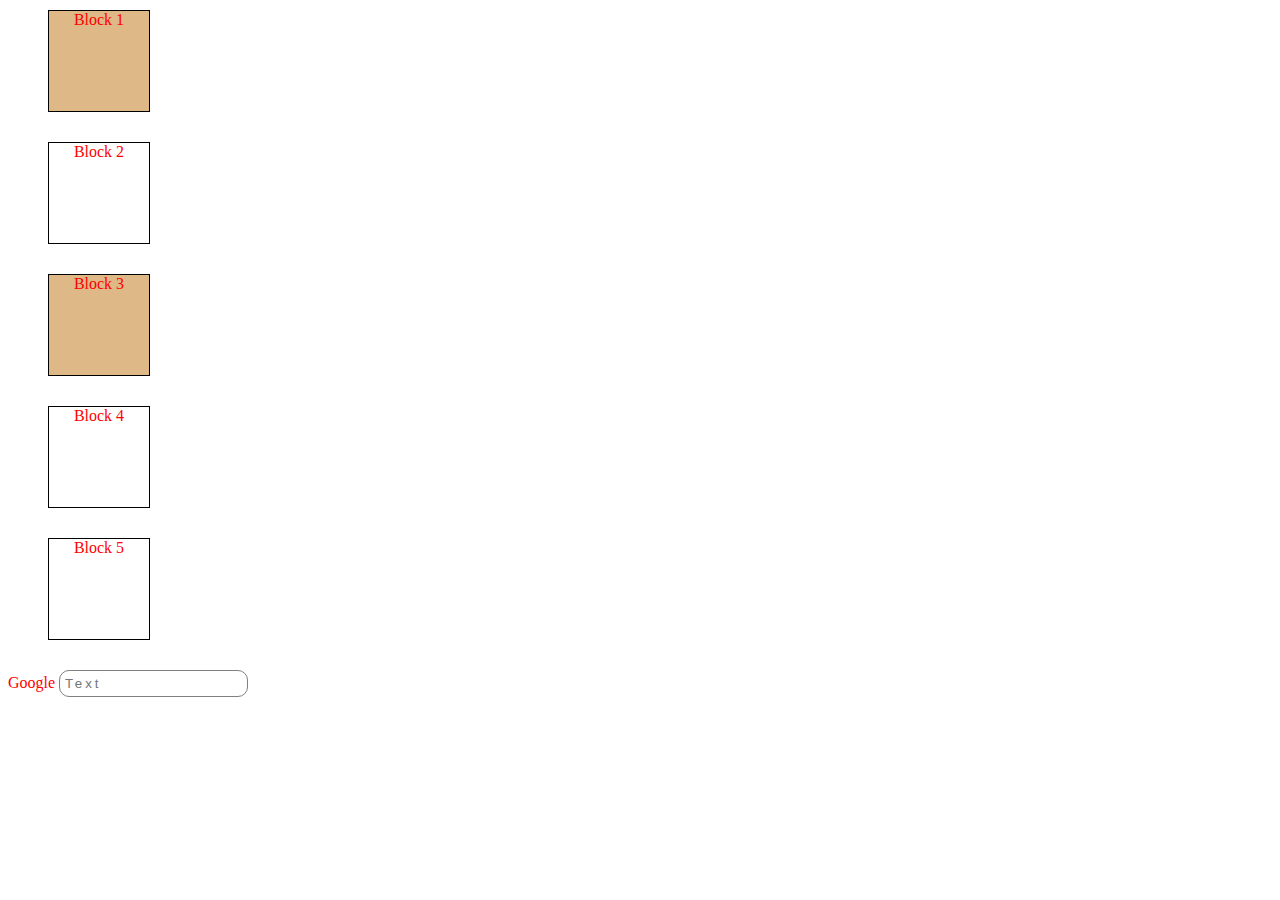
<file: week_1/lesson_3/index.html>
<!DOCTYPE html>
<html lang="en">
<head>
    <meta charset="UTF-8">
    <meta http-equiv="X-UA-Compatible" content="IE=edge">
    <meta name="viewport" content="width=device-width, initial-scale=1.0">
    <title>Document</title>
    <!-- 3-й способ - внешний css -->
    <link rel="stylesheet" href="./css/style.css">
    <!-- 2-й способ - внутренний css -->
    <!-- <style>
        div {
            color: aqua;
            width: 200px;
            height: 200px;
            background-color: black;
        }
    </style> -->
</head>
<body>
    <!-- каскадная таблица стилей -->
    <!-- 1-й способ инлайновый -->
    <!-- <h1 style="color: red; font-size: 100px">Cascading style sheets</h1> -->
    <!-- <div>Lorem ipsum dolor sit amet consectetur, adipisicing elit. Veritatis explicabo alias labore vero corrupti placeat, commodi similique quis quidem nulla facere excepturi possimus animi tempore deleniti iure nemo nihil veniam.</div>
    <div>DIV 2</div>
    <span>JS27</span> -->
<!-- приоритетность селекторов по-возрастанию:
    1-й - универсальный селектор
    2-й селектор по тегу
    3-й по классу
    4-й селектор по id 
-->
    <div class="block" id="block-1">Block 1</div>
    <div>Block 2</div>
    <div class="block">Block 3</div>
    <div>Block 4</div>
    <div>Block 5</div>

    <a href="https://www.google.com">Google</a>
    <input class="inp" type="text" placeholder="Text">
</body>
</html>
</file>
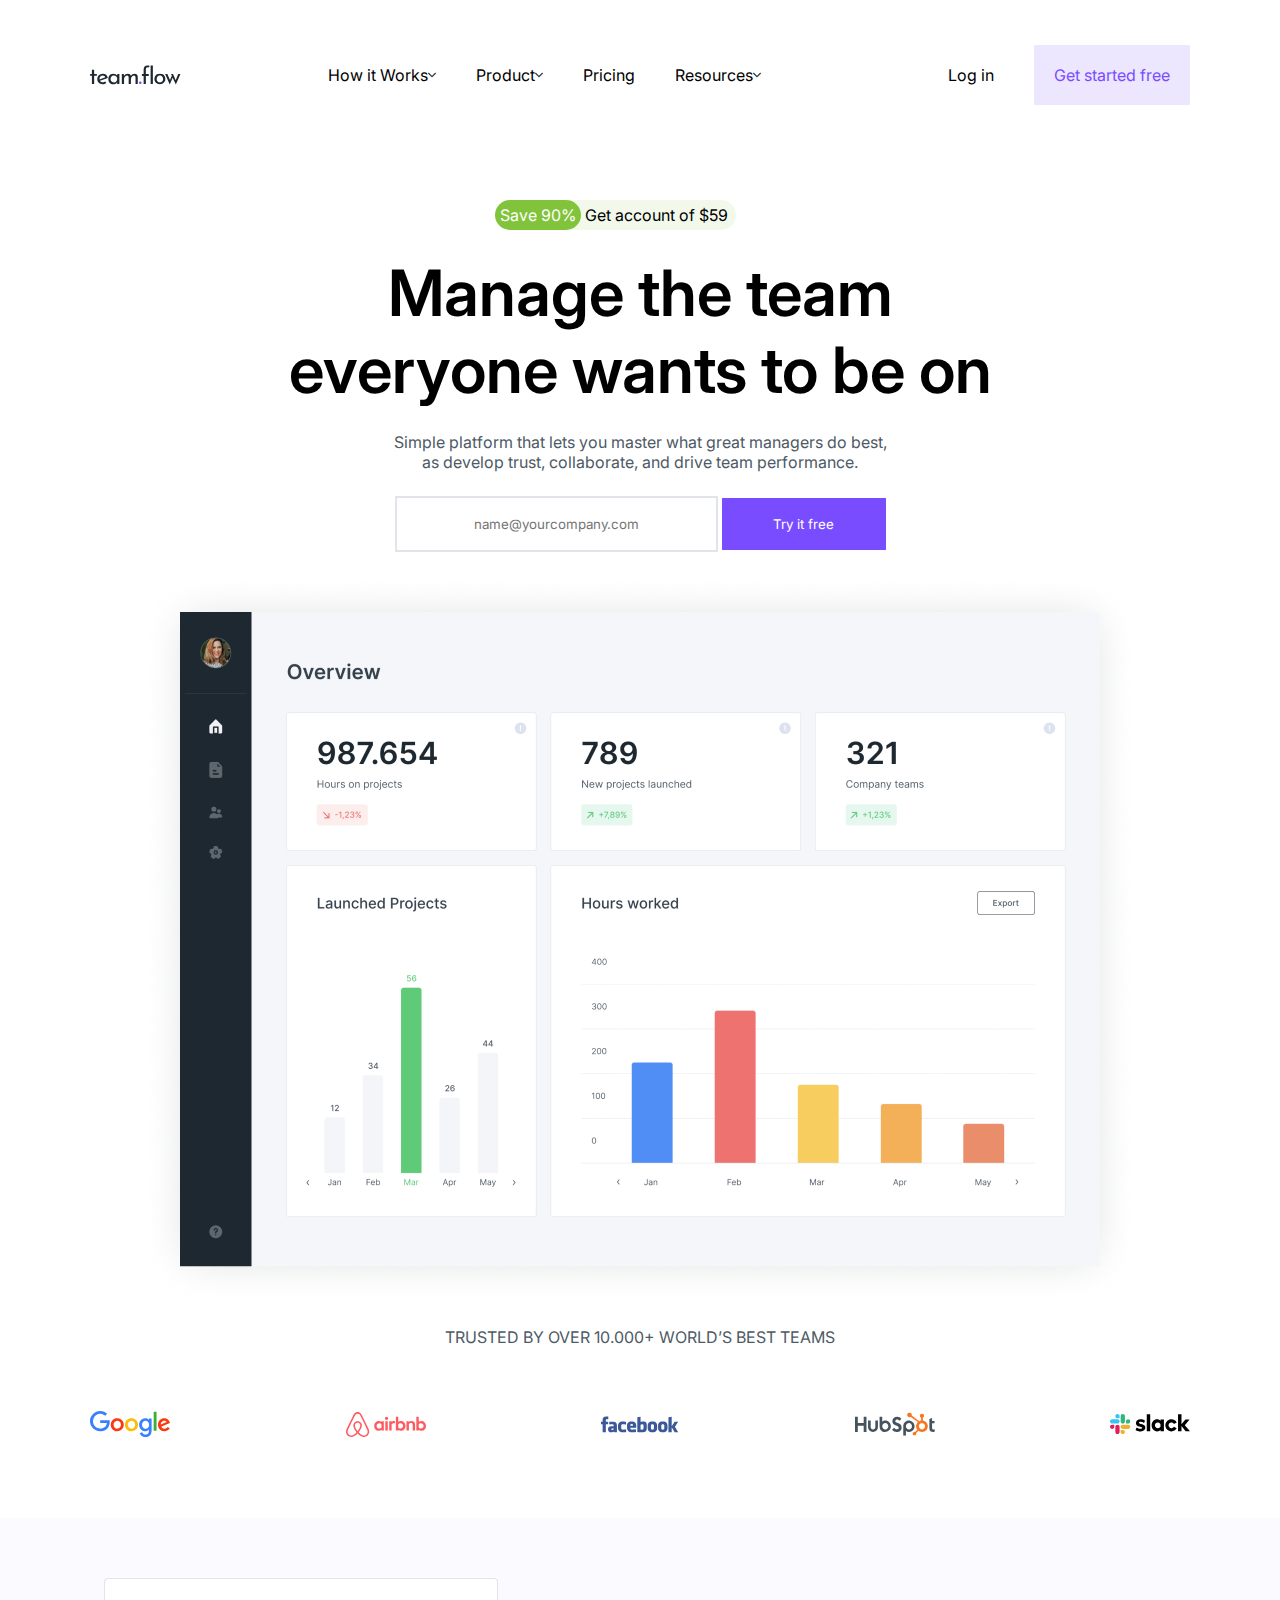
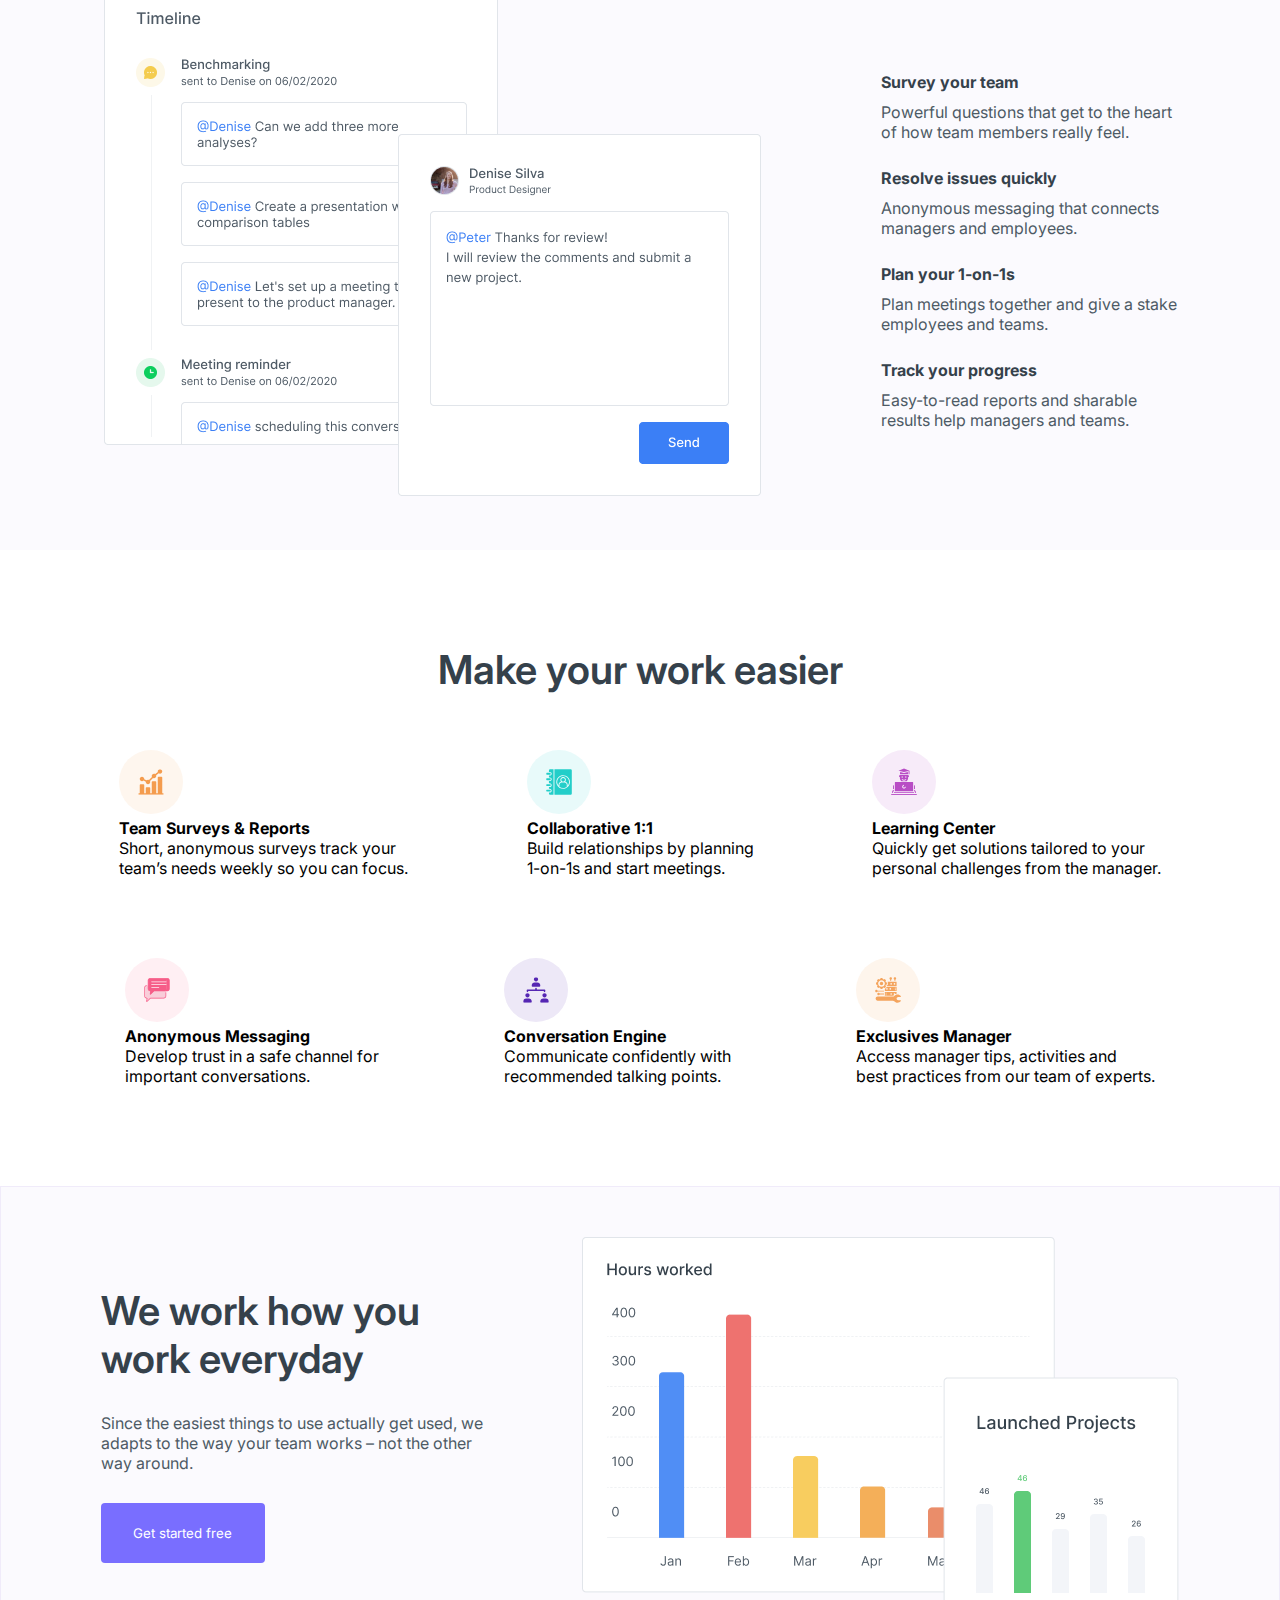
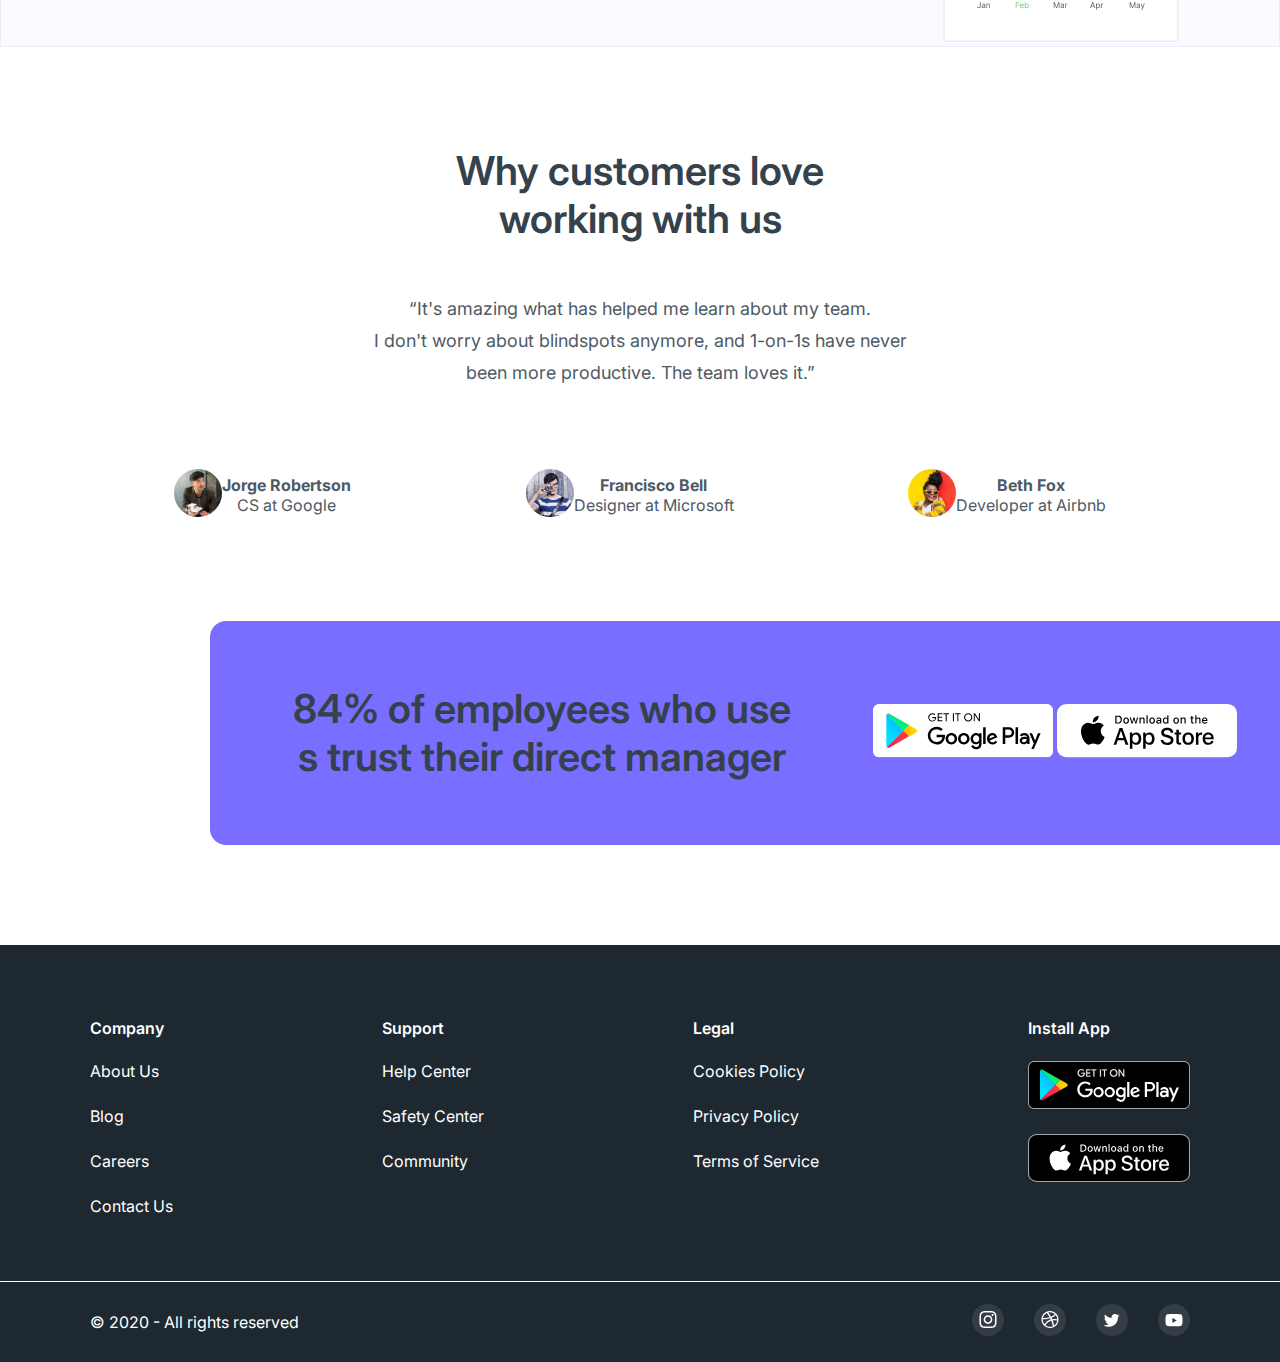
<file: week_1/lesson_4/index.html>
<!DOCTYPE html>
<html lang="en">
  <head>
    <meta charset="UTF-8" />
    <meta http-equiv="X-UA-Compatible" content="IE=edge" />
    <meta name="viewport" content="width=device-width, initial-scale=1.0" />
    <link rel="preconnect" href="https://fonts.googleapis.com" />
    <link rel="preconnect" href="https://fonts.gstatic.com" crossorigin />
    <link
      href="https://fonts.googleapis.com/css2?family=Inter&family=Roboto:ital,wght@1,500&display=swap"
      rel="stylesheet"
    />
    <link rel="stylesheet" href="./style.css" />
    <title>Macket</title>
  </head>
  <body>
    <div class="container">
      <div class="header">
        <img src="./assets/team.flow.svg" alt="" />
        <div class="header__items">
          <div class="header__item">
            How it Works <img src="./assets/Vector.svg" alt="" />
          </div>
          <div class="header__item">
            Product <img src="./assets/Vector.svg" alt="" />
          </div>
          <div class="header__item">Pricing</div>
          <div class="header__item">
            Resources <img src="./assets/Vector.svg" alt="" />
          </div>
        </div>
        <div class="header__auth">
          <div class="header__auth_login">Log in</div>
          <div class="header__auth_start">Get started free</div>
        </div>
      </div>
    </div>
    <div class="container">
      <div class="main">
        <div class="main__stock">
          Get account of $59
          <div class="stock__button">Save 90%</div>
        </div>
        <h1>
          Manage the team <br />
          everyone wants to be on
        </h1>
        <p>
          Simple platform that lets you master what great managers do best,
          <br />
          as develop trust, collaborate, and drive team performance.
        </p>
        <div class="main__input">
          <input type="text" placeholder="name@yourcompany.com" />
          <button>Try it free</button>
        </div>
        <img src="./assets/Graph 2 1.png" alt="" />
        <p>TRUSTED BY OVER 10.000+ WORLD’S BEST TEAMS</p>
        <div class="main__company">
          <img src="./assets/google-2015a 1.svg" alt="" />
          <img src="./assets/airbnb 1.svg" alt="" />
          <img src="./assets/Group.svg" alt="" />
          <img src="./assets/hubspot 1.svg" alt="" />
          <img src="./assets/slack-2 1.svg" alt="" />
        </div>
      </div>
    </div>
    <div class="first__section">
      <div class="container">
        <div class="first__section">
          <div class="first__section_left">
            <img src="./assets/Group 25.png" alt="" />
          </div>
          <div class="first__section_right">
            <div class="first__section_items">
              <div class="first__section_item">
                <div>
                  <h4>Survey your team</h4>
                  <p>
                    Powerful questions that get to the heart <br />
                    of how team members really feel.
                  </p>
                </div>
              </div>
              <div class="first__section_item">
                <h4>Resolve issues quickly</h4>
                <p>
                  Anonymous messaging that connects <br />
                  managers and employees.
                </p>
              </div>
              <div class="first__section_item">
                <h4>Plan your 1-on-1s</h4>
                <p>
                  Plan meetings together and give a stake <br />
                  employees and teams.
                </p>
              </div>
              <div class="first__section_item">
                <h4>Track your progress</h4>
                <p>
                  Easy-to-read reports and sharable <br />
                  results help managers and teams.
                </p>
              </div>
            </div>
          </div>
        </div>
      </div>
    </div>
    <div class="second__section">
      <h1>Make your work easier</h1>
      <div class="second__section_items_up">
        <div class="second__section_item">
          <img src="./assets/Group 18.svg" alt="" />
          <h4>Team Surveys & Reports</h4>
          <p>
            Short, anonymous surveys track your <br />
            team’s needs weekly so you can focus.
          </p>
        </div>
        <div class="second__section_item">
          <img src="./assets/Group 19.svg" alt="" />
          <h4>Collaborative 1:1</h4>
          <p>
            Build relationships by planning <br />
            1-on-1s and start meetings.
          </p>
        </div>
        <div class="second__section_item">
          <img src="./assets/Group 20.svg" alt="" />
          <h4>Learning Center</h4>
          <p>
            Quickly get solutions tailored to your <br />
            personal challenges from the manager.
          </p>
        </div>
      </div>
      <div class="second__section_items_down">
        <div class="second__section_item">
          <img src="./assets/Group 22.svg" alt="" />
          <h4>Anonymous Messaging</h4>
          <p>
            Develop trust in a safe channel for <br />
            important conversations.
          </p>
        </div>
        <div class="second__section_item">
          <img src="./assets/Group 23.svg" alt="" />
          <h4>Conversation Engine</h4>
          <p>
            Communicate confidently with <br />
            recommended talking points.
          </p>
        </div>
        <div class="second__section_item">
          <img src="./assets/Group 24.svg" alt="" />
          <h4>Exclusives Manager</h4>
          <p>
            Access manager tips, activities and <br />
            best practices from our team of experts.
          </p>
        </div>
      </div>
    </div>
    <div class="third__section">
      <div class="third__section_left">
        <h1>
          We work how you <br />
          work everyday
        </h1>
        <p>
          Since the easiest things to use actually get used, we <br />
          adapts to the way your team works – not the other <br />
          way around.
        </p>
        <button>Get started free</button>
      </div>
      <div class="third__section_right">
        <img src="./assets/Group 26.png" alt="" />
      </div>
    </div>
    <div class="forth__section">
      <h1>
        Why customers love <br />
        working with us
      </h1>
      <p>
        “It's amazing what has helped me learn about my team. <br />
        I don't worry about blindspots anymore, and 1-on-1s have never <br />
        been more productive. The team loves it.”
      </p>
      <div class="forth__section_items">
        <div class="forth__section_item">
          <div class="forth__section_item_left">
            <img src="./assets/Ellipse 5.svg" alt="" />
          </div>
          <div class="forth__section_item_right">
            <h4>Jorge Robertson</h4>
            <span>CS at Google</span>
          </div>
        </div>
        <div class="forth__section_item">
          <div class="forth__section_item_left">
            <img src="./assets/Ellipse 6.svg" alt="" />
          </div>
          <div class="forth__section_item_right">
            <h4>Francisco Bell</h4>
            <span>Designer at Microsoft</span>
          </div>
        </div>
        <div class="forth__section_item">
          <div class="forth__section_item_left">
            <img src="./assets/Ellipse 7.svg" alt="" />
          </div>
          <div class="forth__section_item_right">
            <h4>Beth Fox</h4>
            <span>Developer at Airbnb</span>
          </div>
        </div>
      </div>
      <div class="forth__section_end">
        <h1>84% of employees who use <br />s trust their direct manager</h1>
        <div class="forth__section_btn">
          <img src="./assets/google-play-badge 1.svg" alt="" />
          <img src="./assets/Group (2).svg" alt="" />
        </div>
      </div>
    </div>
    <div class="footer">
      <div class="footer__up">
        <div class="container">
          <div class="footer__items">
            <div class="footer__item">
              <p id="footer__item_p">Company</p>
              <p>About Us</p>
              <p>Blog</p>
              <p>Careers</p>
              <p>Contact Us</p>
            </div>
            <div class="footer__item">
              <p id="footer__item_p">Support</p>
              <p>Help Center</p>
              <p>Safety Center</p>
              <p>Community</p>
            </div>
            <div class="footer__item">
              <p id="footer__item_p">Legal</p>
              <p>Cookies Policy</p>
              <p>Privacy Policy</p>
              <p>Terms of Service</p>
            </div>
            <div class="footer__item">
              <p id="footer__item_p">Install App</p>
              <img src="./assets/Layer 2.svg" alt="" />
              <img src="./assets/logo.svg" alt="" />
            </div>
          </div>
        </div>
      </div>
      <div class="footer__down">
        <div class="container down">
          <div class="footer__down_left">
            <p>© 2020 - All rights reserved</p>
          </div>
          <div class="footer__down_right">
            <img src="./assets/Group 27.svg" alt="" /><img
              src="./assets/Group 28.svg"
              alt=""
            /><img src="./assets/Group 29.svg" alt="" /><img
              src="./assets/Group 30.svg"
              alt=""
            />
          </div>
        </div>
      </div>
    </div>
  </body>
</html>
</file>
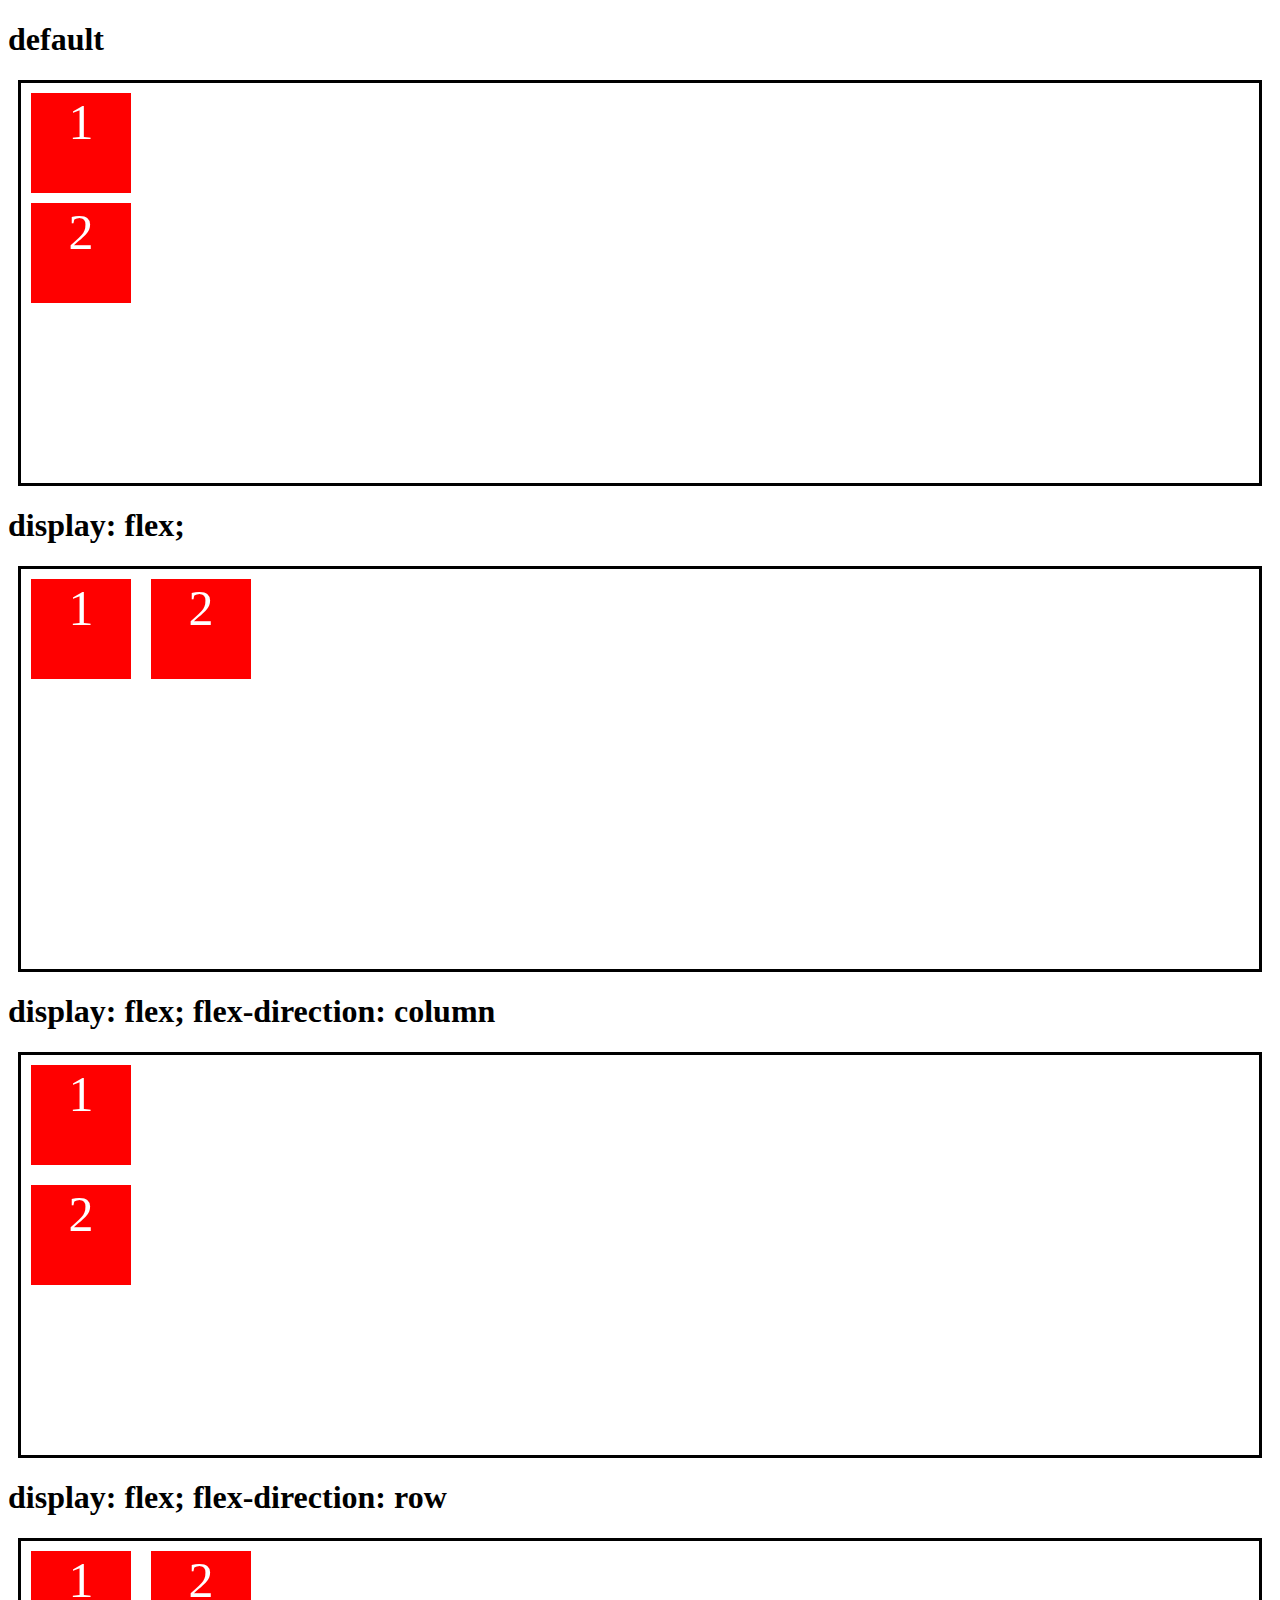
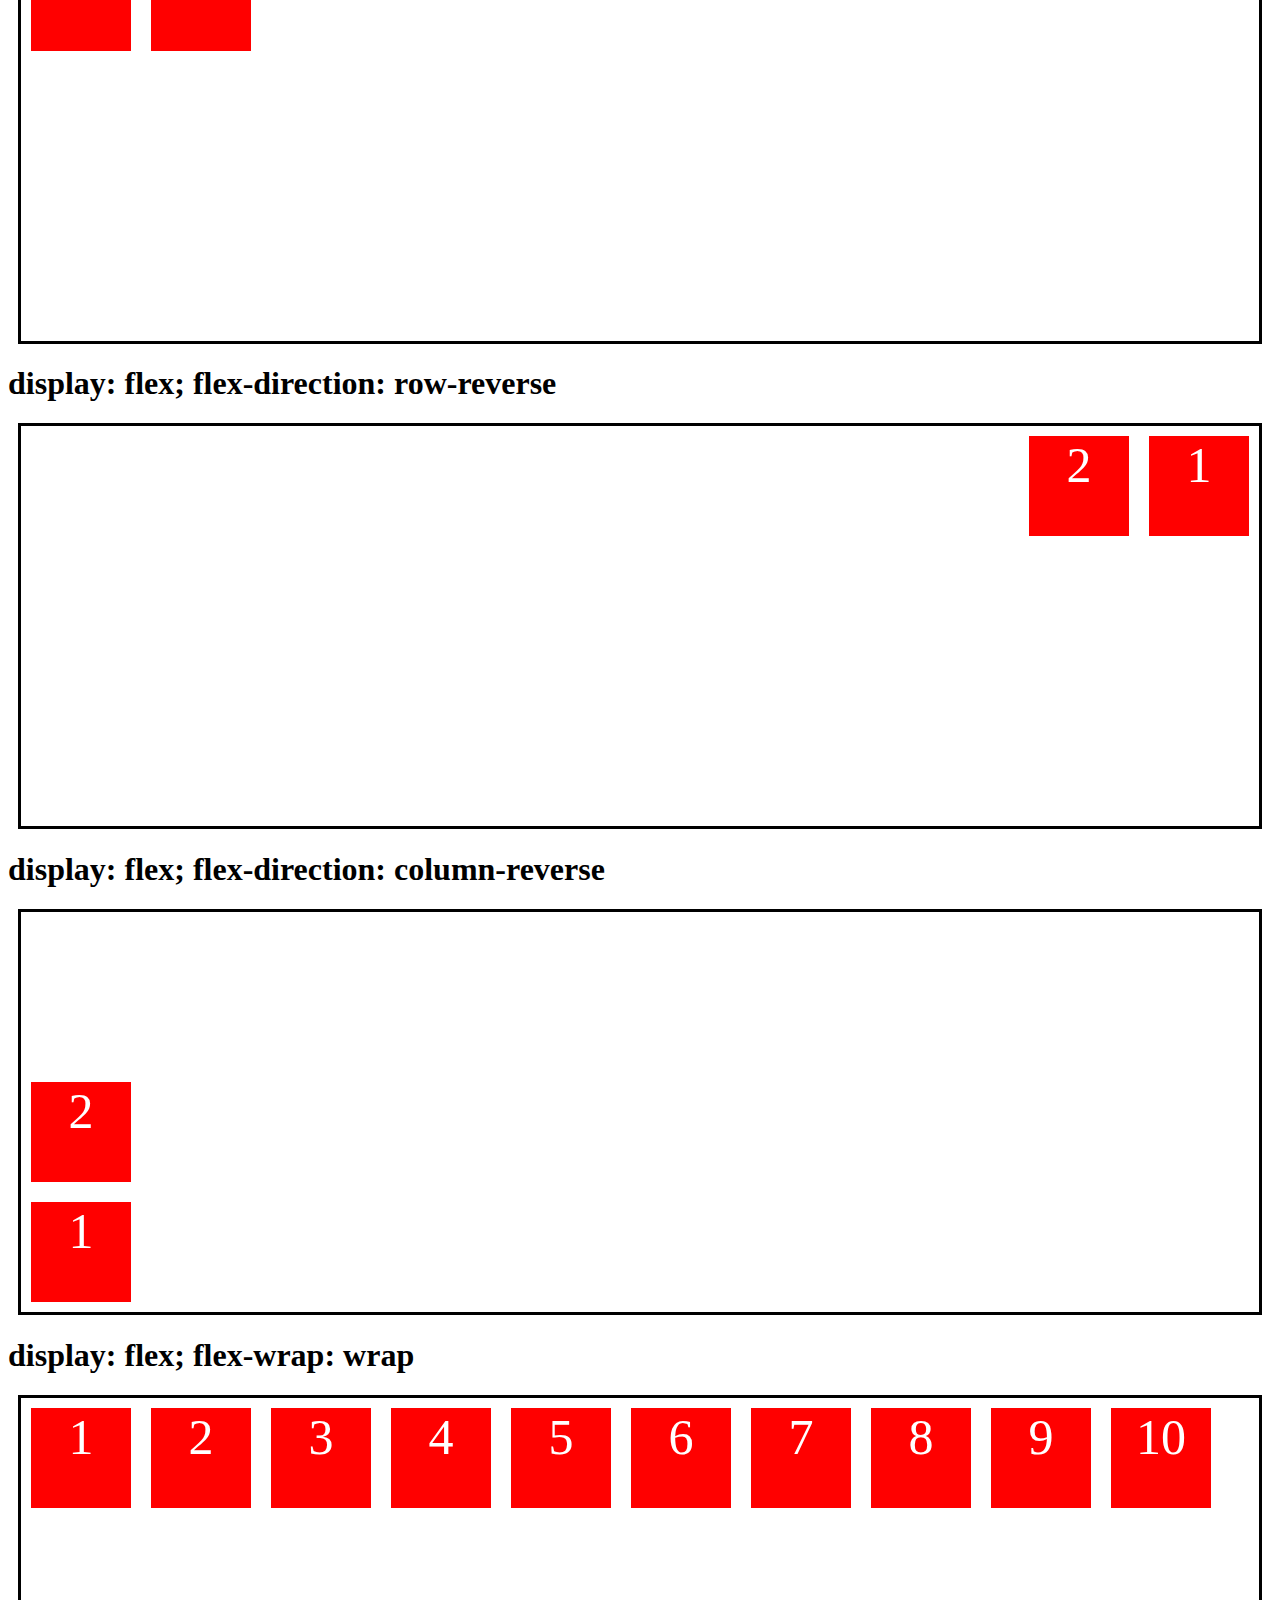
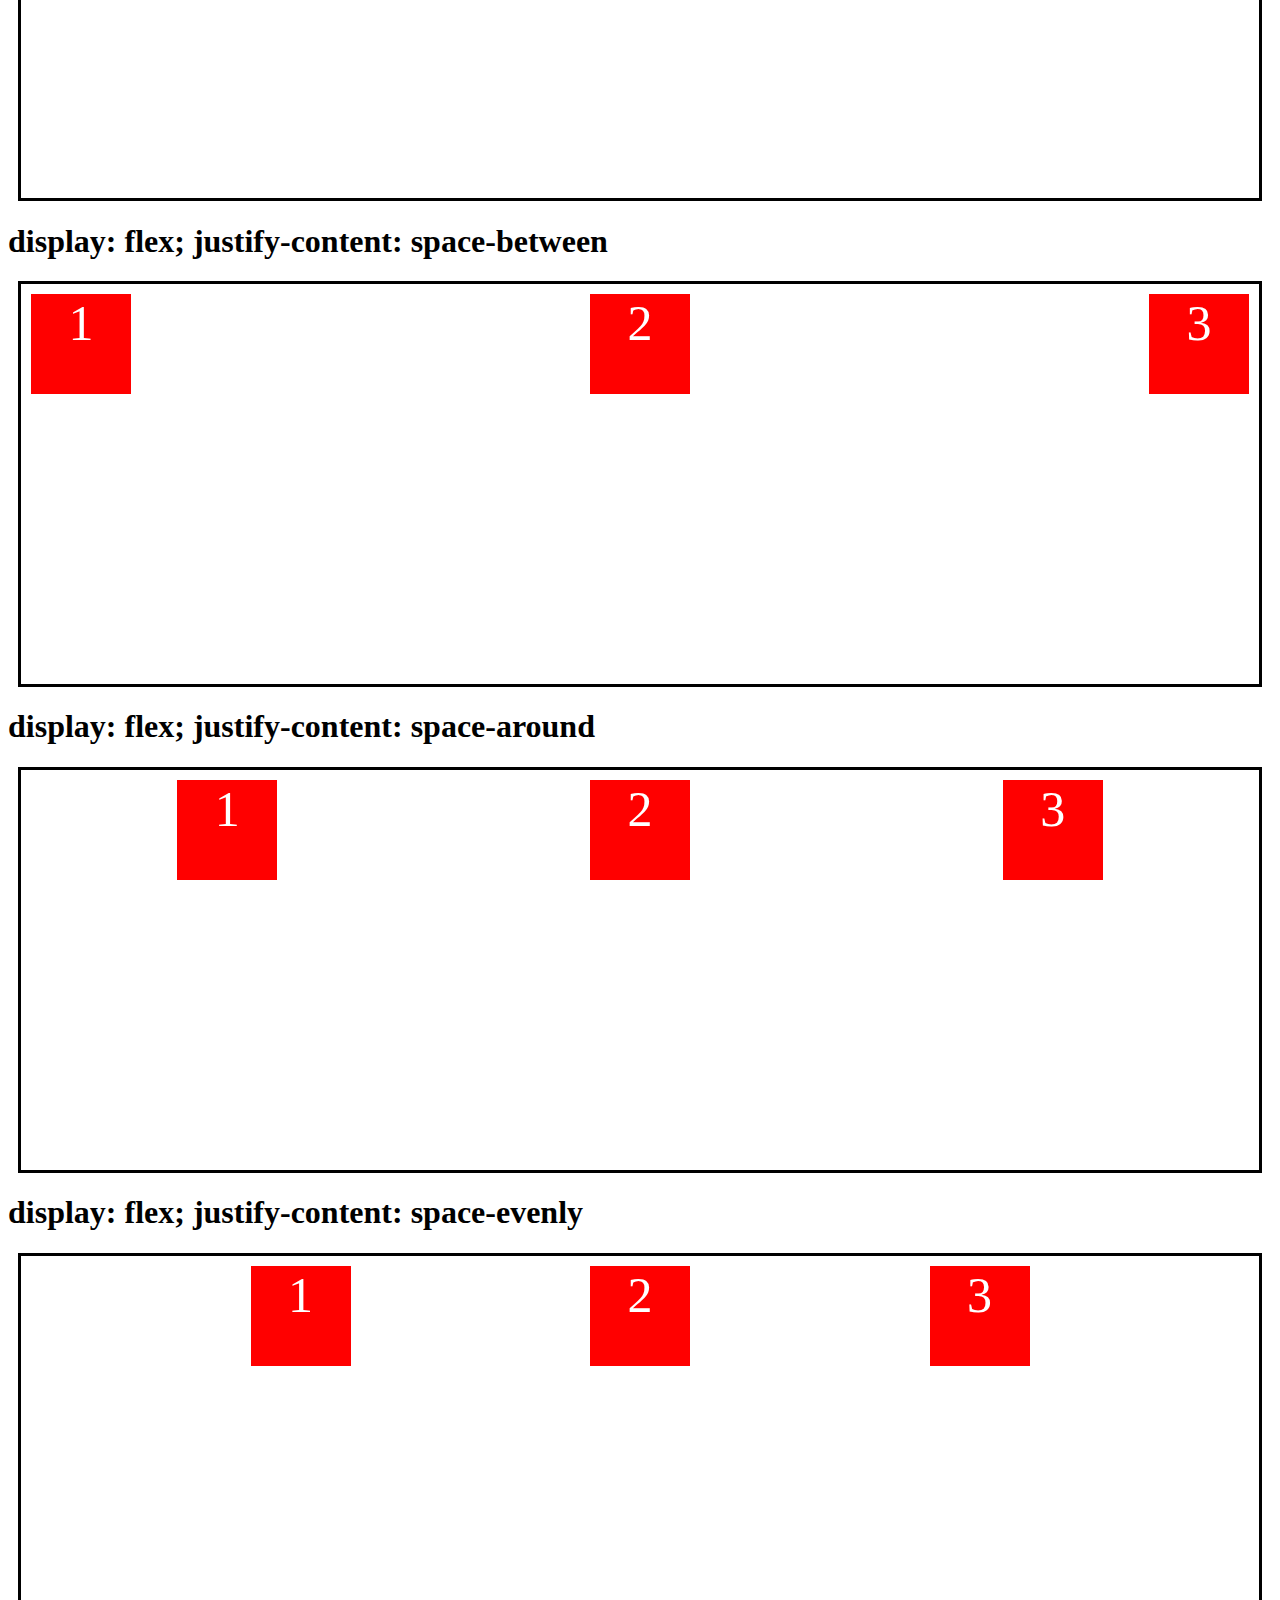
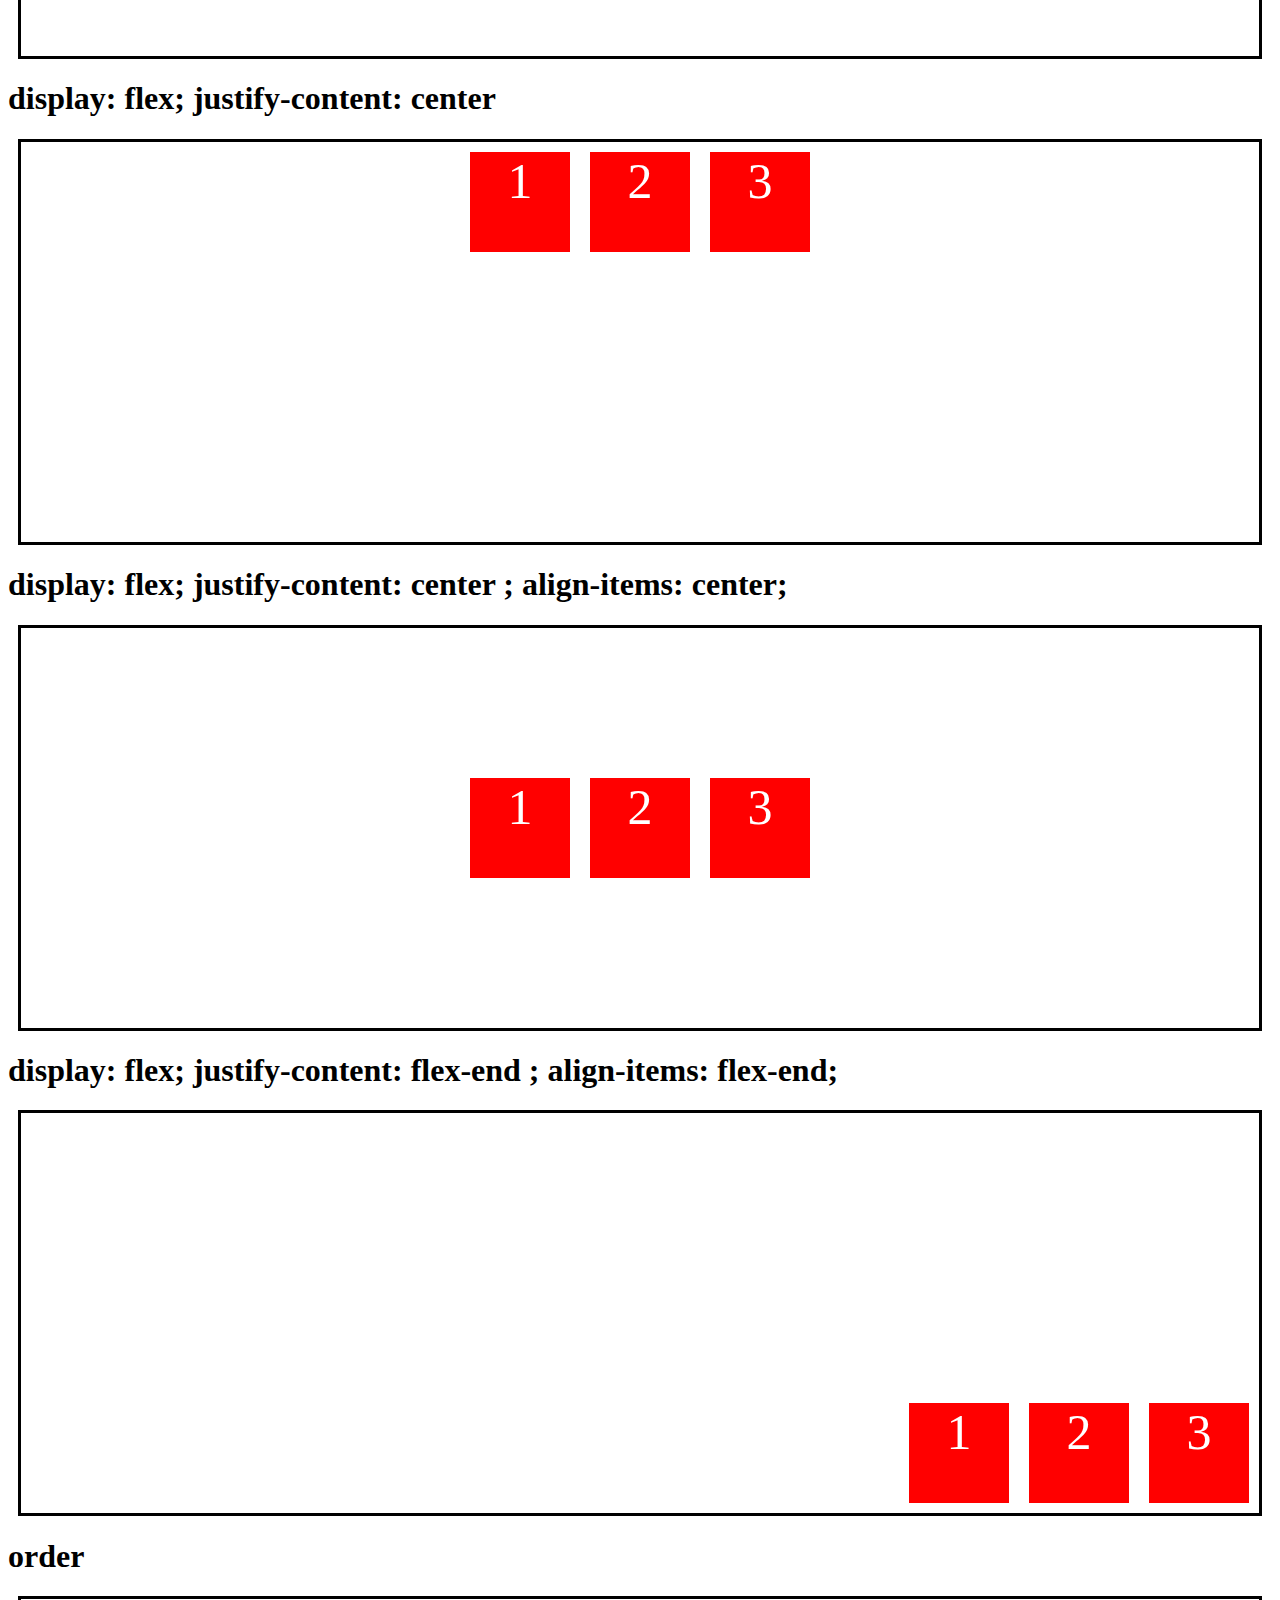
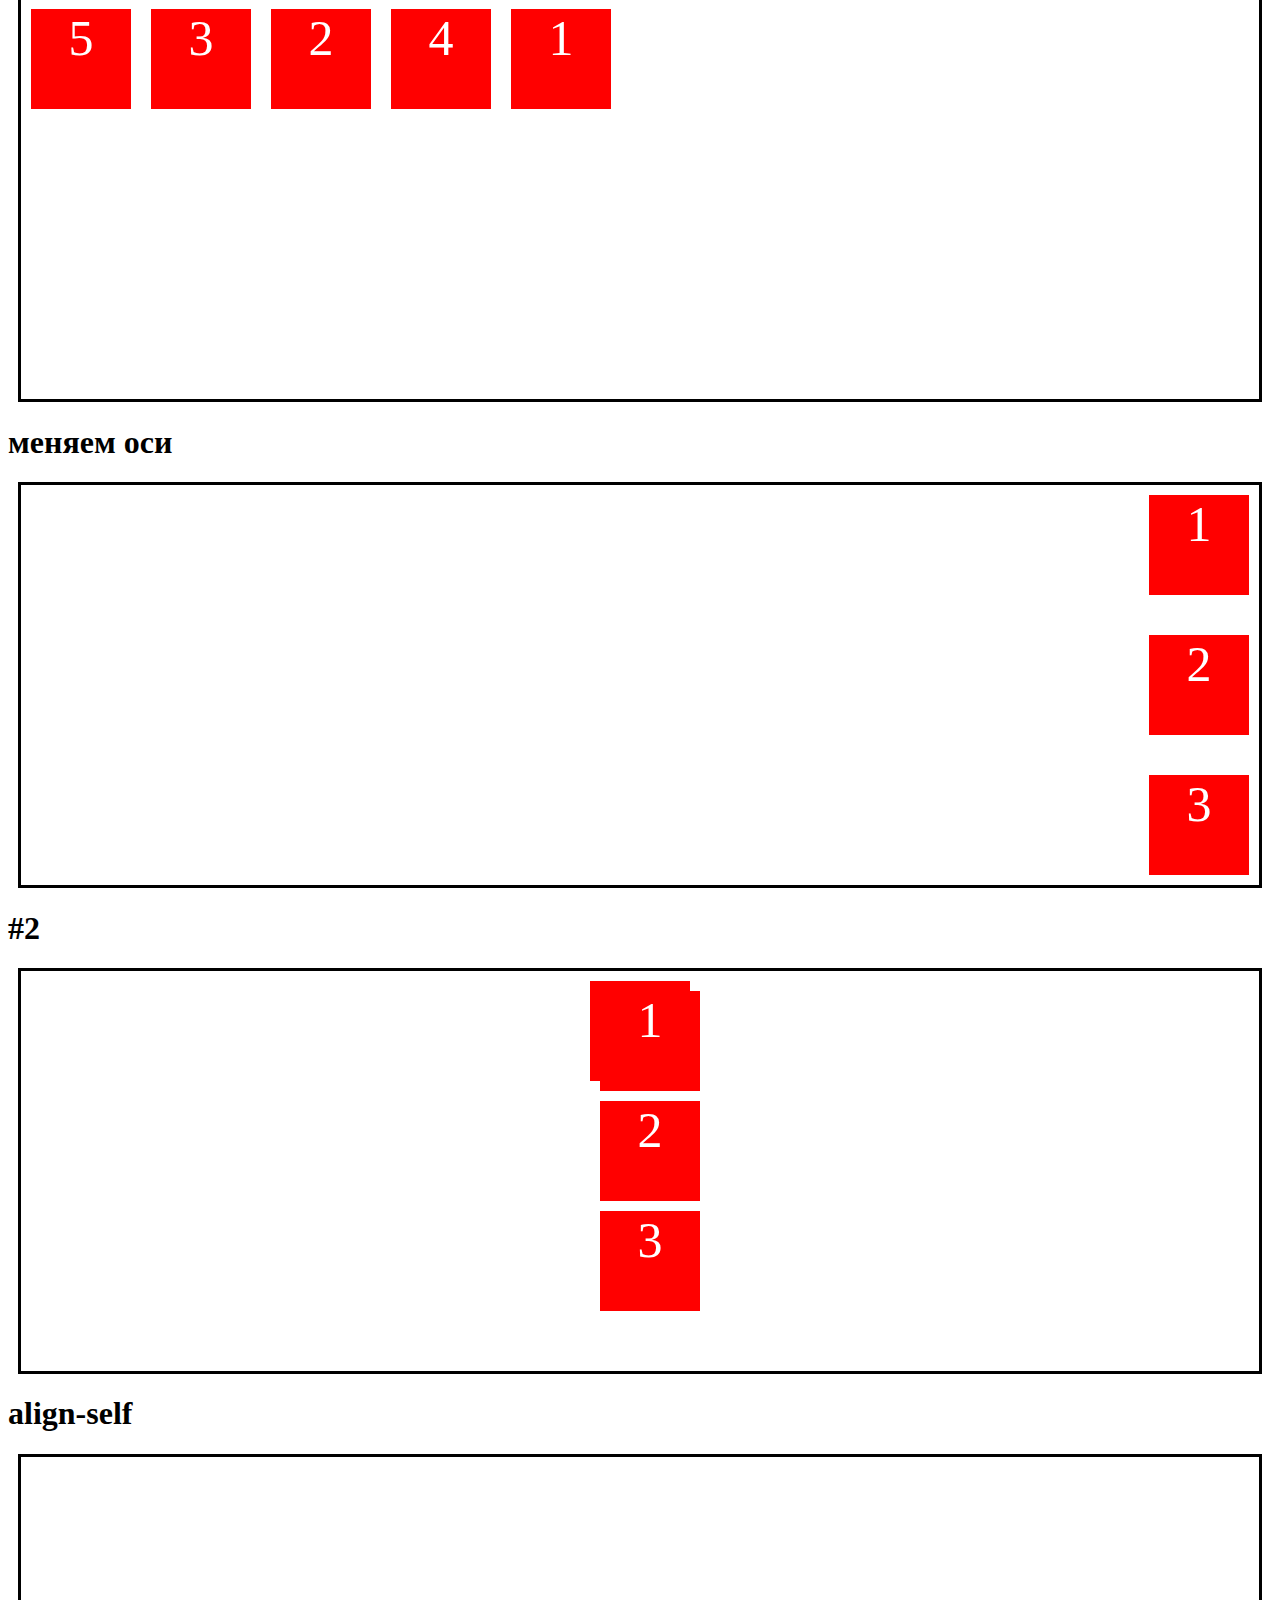
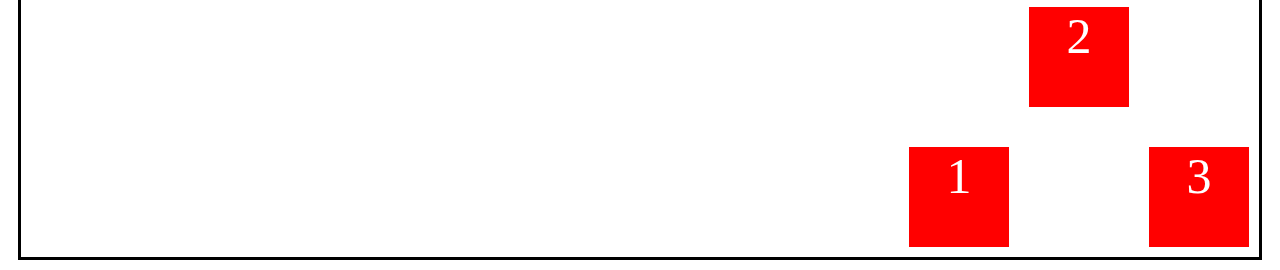
<file: week_2/lesson_1/index.html>
<!DOCTYPE html>
<html lang="en">
  <head>
    <meta charset="UTF-8" />
    <meta http-equiv="X-UA-Compatible" content="IE=edge" />
    <meta name="viewport" content="width=device-width, initial-scale=1.0" />
    <link rel="stylesheet" href="./style.css" />
    <title>Flexbox</title>
  </head>
  <body>
    <h1>default</h1>
    <div class="parent">
      <div>1</div>
      <div>2</div>
    </div>
    <!-- 1 -->
    <h1>display: flex;</h1>
    <div class="parent example-1">
      <div>1</div>
      <div>2</div>
    </div>
    <!-- 2 -->
    <h1>display: flex; flex-direction: column</h1>
    <div class="parent example-2">
      <div>1</div>
      <div>2</div>
    </div>
    <!-- 3 -->
    <h1>display: flex; flex-direction: row</h1>
    <div class="parent example-3">
      <div>1</div>
      <div>2</div>
    </div>
    <!-- 4 -->
    <h1>display: flex; flex-direction: row-reverse</h1>
    <div class="parent example-4">
      <div>1</div>
      <div>2</div>
    </div>
    <!-- 5 -->
    <h1>display: flex; flex-direction: column-reverse</h1>
    <div class="parent example-5">
      <div>1</div>
      <div>2</div>
    </div>
    <!-- 6 -->
    <h1>display: flex; flex-wrap: wrap</h1>
    <div class="parent example-6">
      <div>1</div>
      <div>2</div>
      <div>3</div>
      <div>4</div>
      <div>5</div>
      <div>6</div>
      <div>7</div>
      <div>8</div>
      <div>9</div>
      <div>10</div>
    </div>
    <!-- 7 -->
    <h1>display: flex; justify-content: space-between</h1>
    <div class="parent example-7">
      <div>1</div>
      <div>2</div>
      <div>3</div>
    </div>
    <!-- 8 -->
    <h1>display: flex; justify-content: space-around</h1>
    <div class="parent example-8">
      <div>1</div>
      <div>2</div>
      <div>3</div>
    </div>
    <!-- 9 -->
    <h1>display: flex; justify-content: space-evenly</h1>
    <div class="parent example-9">
      <div>1</div>
      <div>2</div>
      <div>3</div>
    </div>
    <!-- 10 -->
    <h1>display: flex; justify-content: center</h1>
    <div class="parent example-10">
      <div>1</div>
      <div>2</div>
      <div>3</div>
    </div>
    <!-- 11 -->
    <h1>display: flex; justify-content: center ; align-items: center;</h1>
    <div class="parent example-11">
      <div>1</div>
      <div>2</div>
      <div>3</div>
    </div>
    <!-- 12 -->
    <h1>display: flex; justify-content: flex-end ; align-items: flex-end;</h1>
    <div class="parent example-12">
      <div>1</div>
      <div>2</div>
      <div>3</div>
    </div>
    <!-- order -->
    <h1>order</h1>
    <div class="parent example-13">
      <div id="first">1</div>
      <div>2</div>
      <div id="third">3</div>
      <div>4</div>
      <div id="fifth">5</div>
    </div>
    <!-- day 2 -->
    <h1>меняем оси</h1>
    <div class="parent example-14">
      <div>1</div>
      <div>2</div>
      <div>3</div>
    </div>
    <!-- primer 2 -->
    <h1>#2</h1>
    <div class="parent example-15">
      <div>
        <div>1</div>
        <div>2</div>
        <div>3</div>
      </div>
    </div>
    <!-- align-self -->
    <h1>align-self</h1>
    <div class="parent example-16">
      <div>1</div>
      <div id="second">2</div>
      <div>3</div>
    </div>
  </body>
</html>
</file>
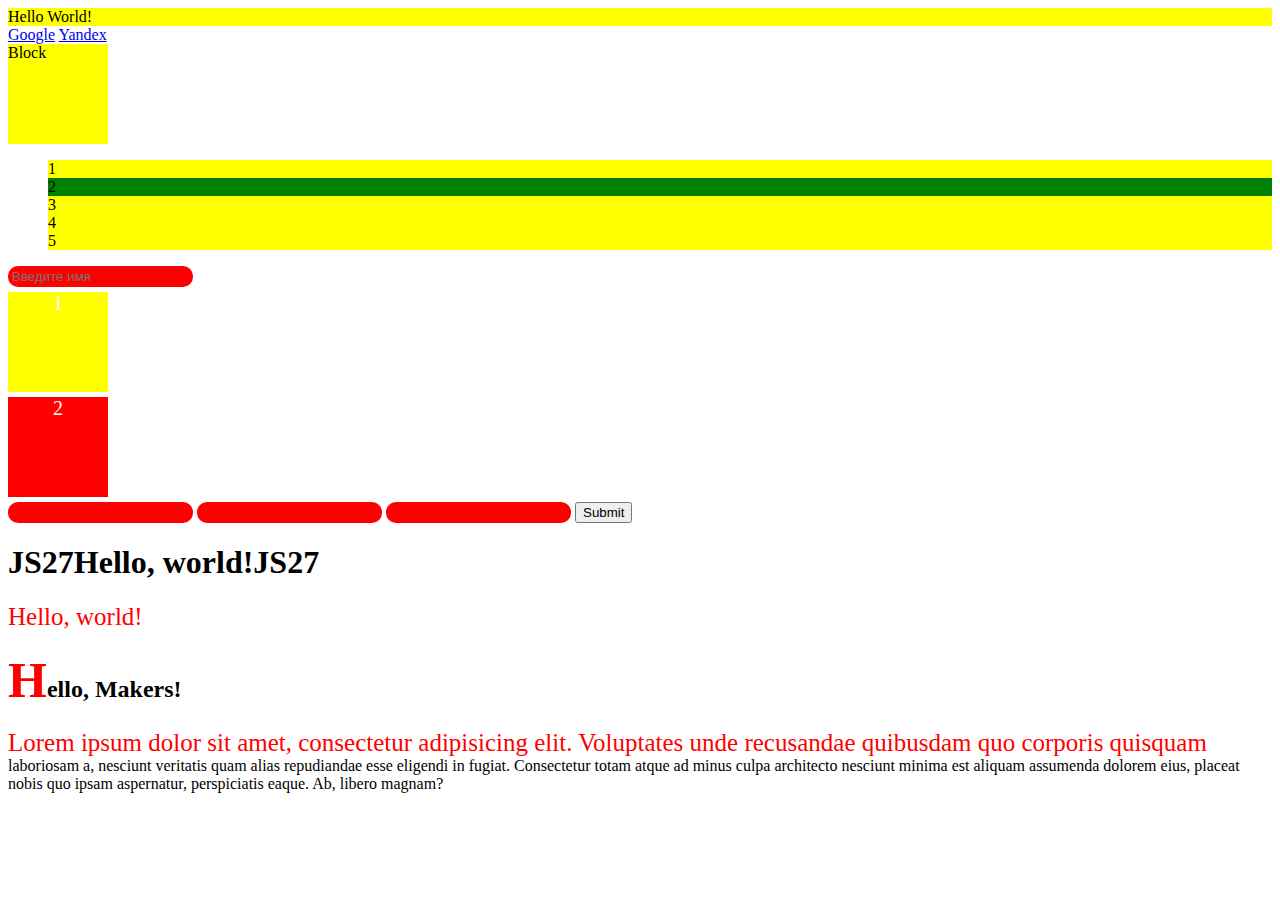
<file: week_2/lesson_3_pseudo/index.html>
<!DOCTYPE html>
<html lang="en">
  <head>
    <meta charset="UTF-8" />
    <meta http-equiv="X-UA-Compatible" content="IE=edge" />
    <meta name="viewport" content="width=device-width, initial-scale=1.0" />
    <link rel="stylesheet" href="./css/style.css" />
    <title>Псевдоэлементы</title>
  </head>
  <body>
    <!-- hover -->
    <div>Hello World!</div>
    <!-- visited, active -->
    <a href="https://google.com" target="_blank">Google</a>
    <a href="https://yandex.com" target="_blank">Yandex</a>
    <div class="block">Block</div>
    <!-- first-child -->
    <ul>
      <li>
        <div>1</div>
      </li>
      <li>
        <div>2</div>
      </li>
      <li>
        <div>3</div>
      </li>
      <li>
        <div>4</div>
      </li>
      <li>
        <div>5</div>
      </li>
    </ul>
    <!-- focus -->
    <input type="text" placeholder="Введите имя" />
    <!-- not -->
    <div class="div-1">1</div>
    <div class="div-2">2</div>
    <!-- valid, invalid -->
    <!-- required - обязательно должно быть заполнено это поле -->
    <form action="">
      <input type="text" required />
      <input type="email" required />
      <input type="number" required />
      <button>Submit</button>
    </form>
    <!-- псевдоэлементы -->
    <!-- before, after -->
    <h1>Hello, world!</h1>
    <!-- selection -->
    <p>Hello, world!</p>
    <!-- first-letter, first-line -->
    <h2>Hello, Makers!</h2>
    <p>
      Lorem ipsum dolor sit amet, consectetur adipisicing elit. Voluptates unde
      recusandae quibusdam quo corporis quisquam laboriosam a, nesciunt
      veritatis quam alias repudiandae esse eligendi in fugiat. Consectetur
      totam atque ad minus culpa architecto nesciunt minima est aliquam
      assumenda dolorem eius, placeat nobis quo ipsam aspernatur, perspiciatis
      eaque. Ab, libero magnam?
    </p>
  </body>
</html>
</file>
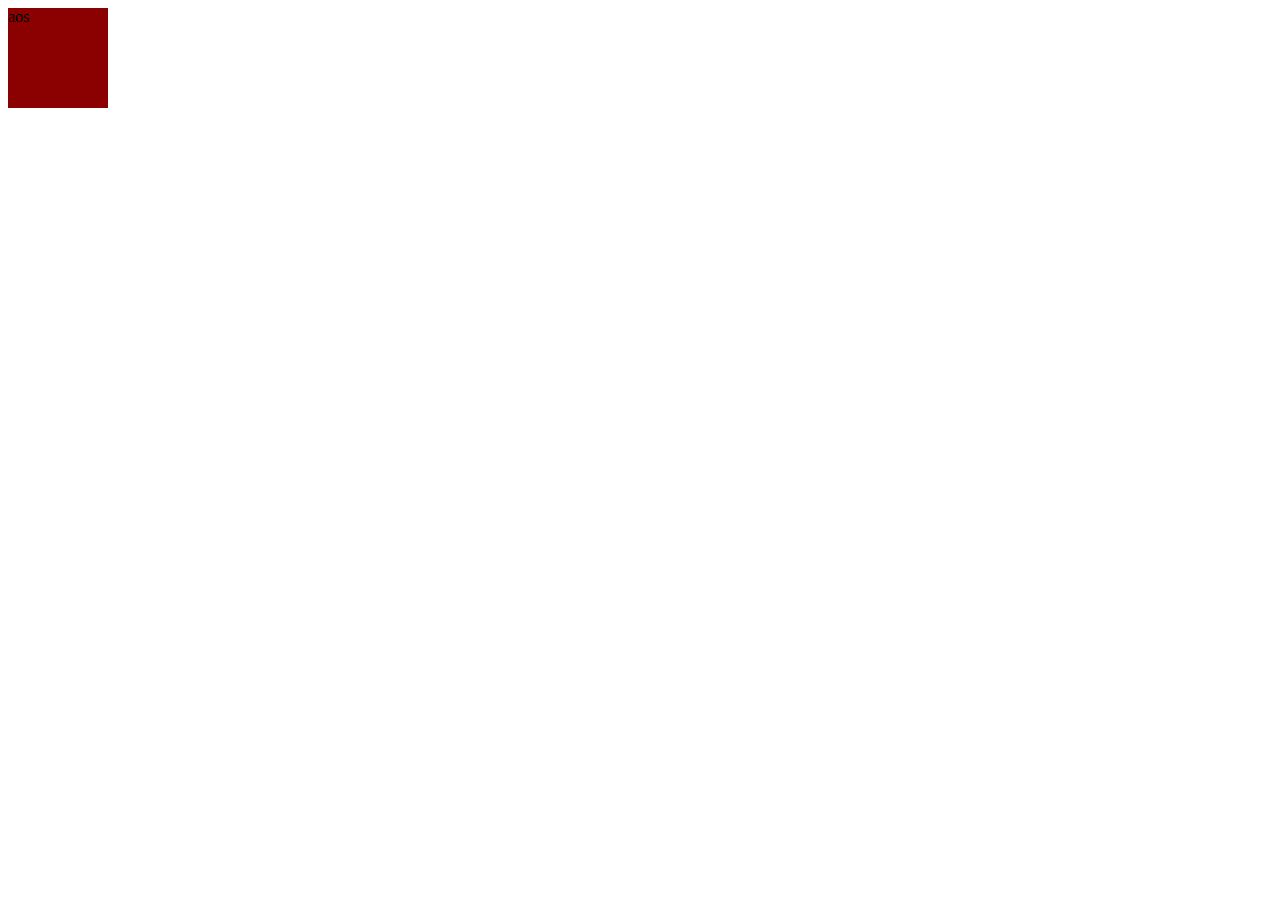
<file: week_3/lesson_1/index.html>
<!DOCTYPE html>
<html lang="en">
  <head>
    <meta charset="UTF-8" />
    <meta http-equiv="X-UA-Compatible" content="IE=edge" />
    <meta name="viewport" content="width=device-width, initial-scale=1.0" />
    <link href="https://unpkg.com/aos@2.3.1/dist/aos.css" rel="stylesheet" />

    <link rel="stylesheet" href="./css/style.css" />
    <title>Animation</title>
  </head>
  <body>
    <div data-aos="fade-right" class="aos">aos</div>
    <script src="https://unpkg.com/aos@2.3.1/dist/aos.js"></script>
    <script>
      AOS.init();
    </script>
  </body>
</html>
</file>
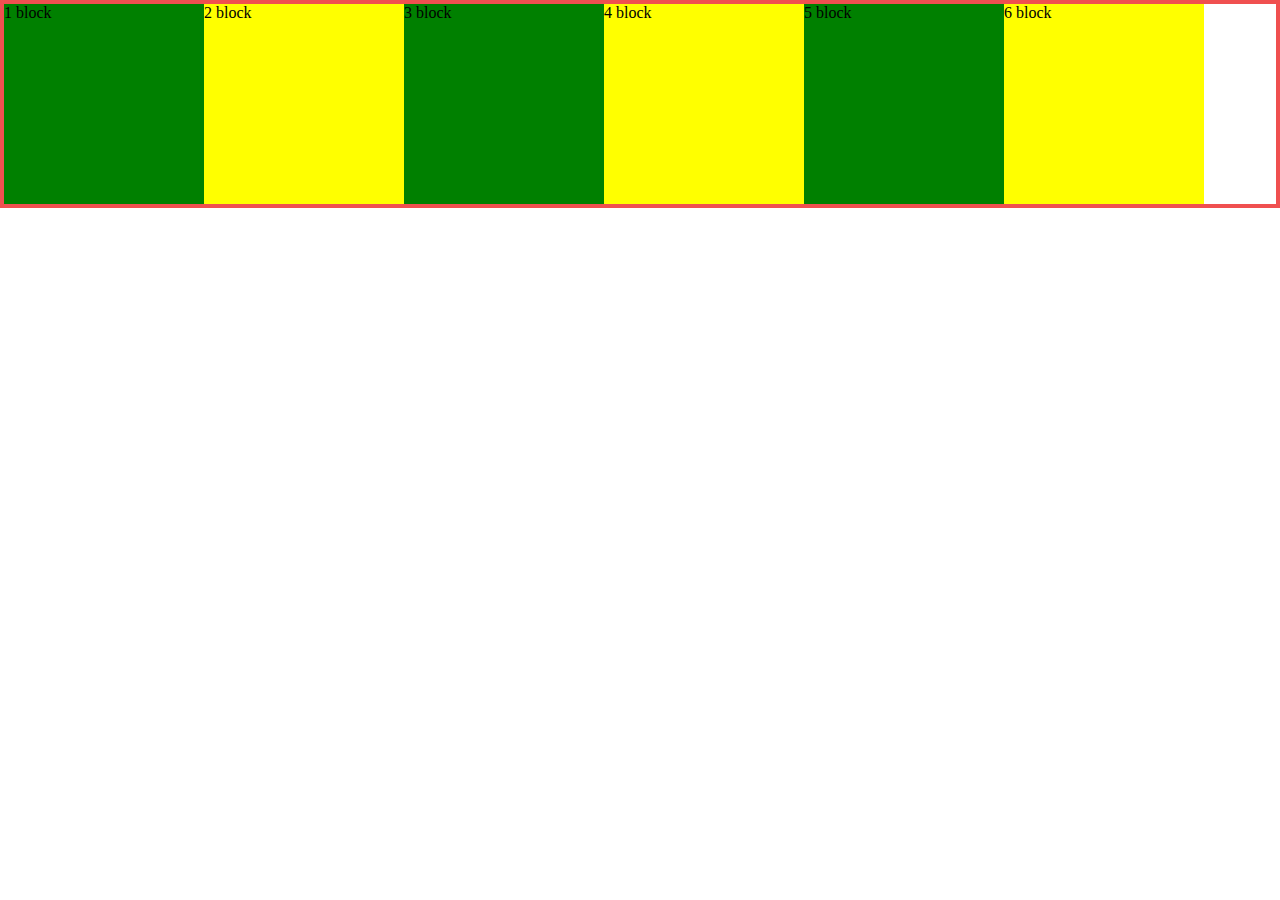
<file: week_3/Lesson_2/index.html>
<!DOCTYPE html>
<html lang="en">
  <head>
    <meta charset="UTF-8" />
    <meta http-equiv="X-UA-Compatible" content="IE=edge" />
    <meta name="viewport" content="width=device-width, initial-scale=1.0" />
    <link rel="stylesheet" href="./css/style.css" />
    <title>Document</title>
  </head>
  <body>
    <!-- фиксированная верстка -->
    <!-- <div class="block">
      <div class="block__item"></div>
    </div> -->

    <!-- adaptive -->
    <!-- <div class="first">ОТОБРАЗИ НА 1000рх</div>
    <div class="second">ОТОБРАЗИ НА 800рх</div>
    <div class="third">ОТОБРАЗИ НА 600рх</div>
    <div class="fourth">ОТОБРАЗИ НА 400рх</div> -->

    <!-- Единицы измерения -->
    <!-- em, rem -->
    <!-- <div class="parent">
      I'm 15px
      <div class="child">
        I'm 30px, as expected.
        <div class="child">
          I'm 60px, why?
          <div class="child">I'm 120px, why??????</div>
        </div>
      </div>
    </div> -->

    <!-- Резиновая верстка -->
    <!-- <div class="container1">
      <div class="block1"></div>
      <div class="block2"></div>
      <div class="block3"></div>
    </div> -->

    <div class="container">
      <div class="block">1 block</div>
      <div class="block">2 block</div>
      <div class="block">3 block</div>
      <div class="block">4 block</div>
      <div class="block">5 block</div>
      <div class="block">6 block</div>
    </div>
  </body>
</html>
</file>
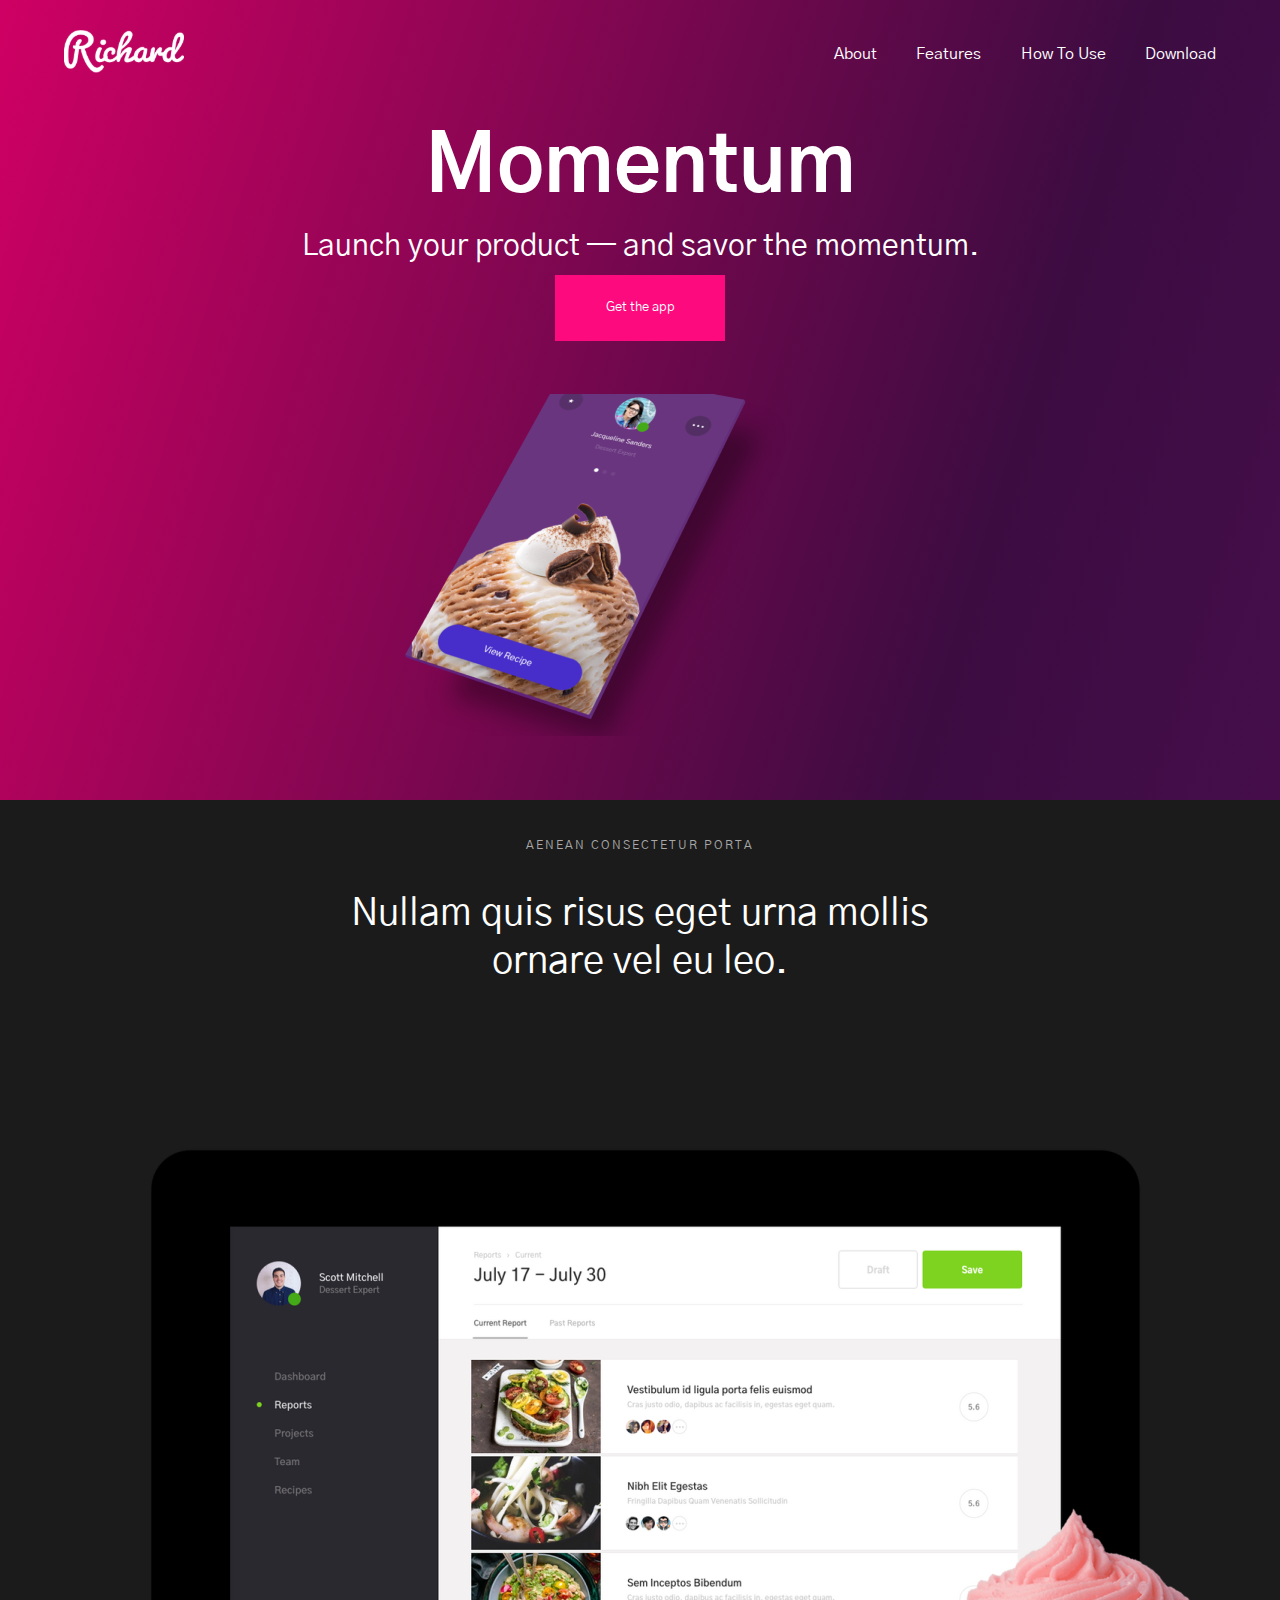
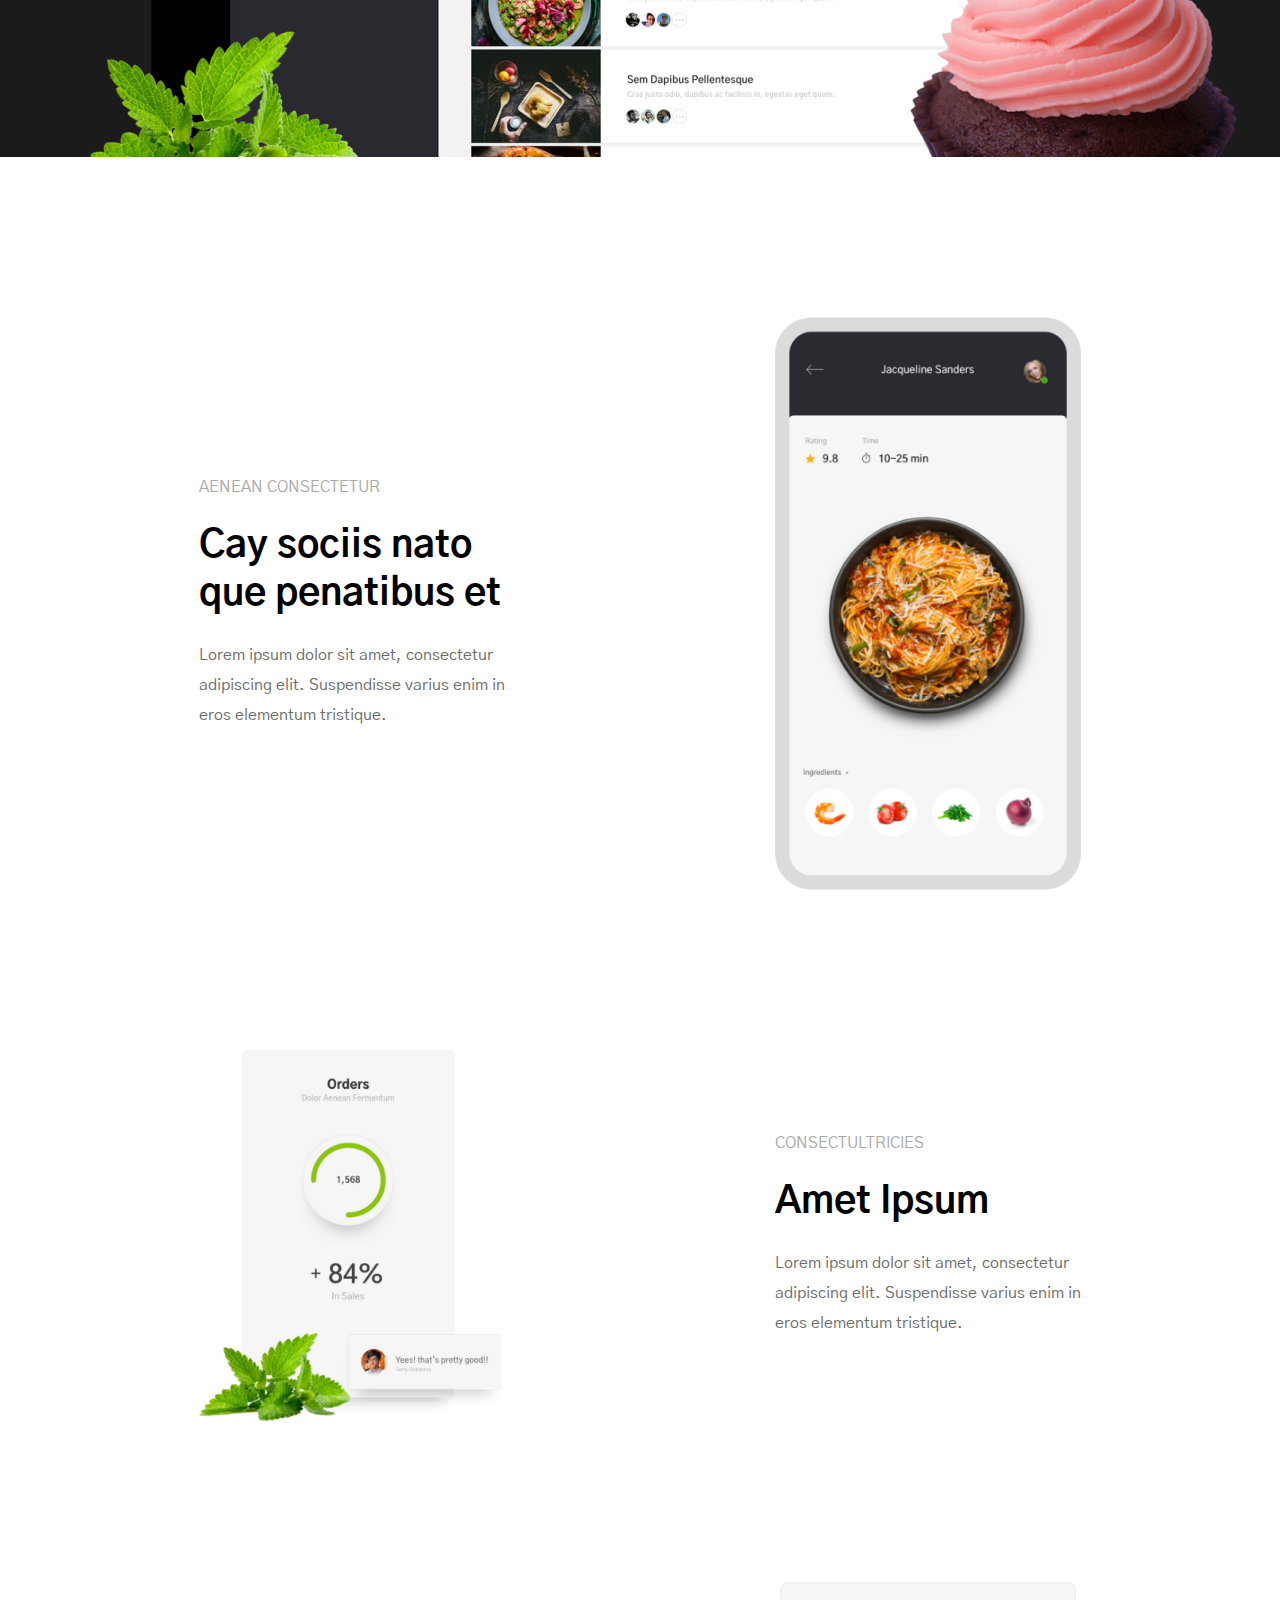
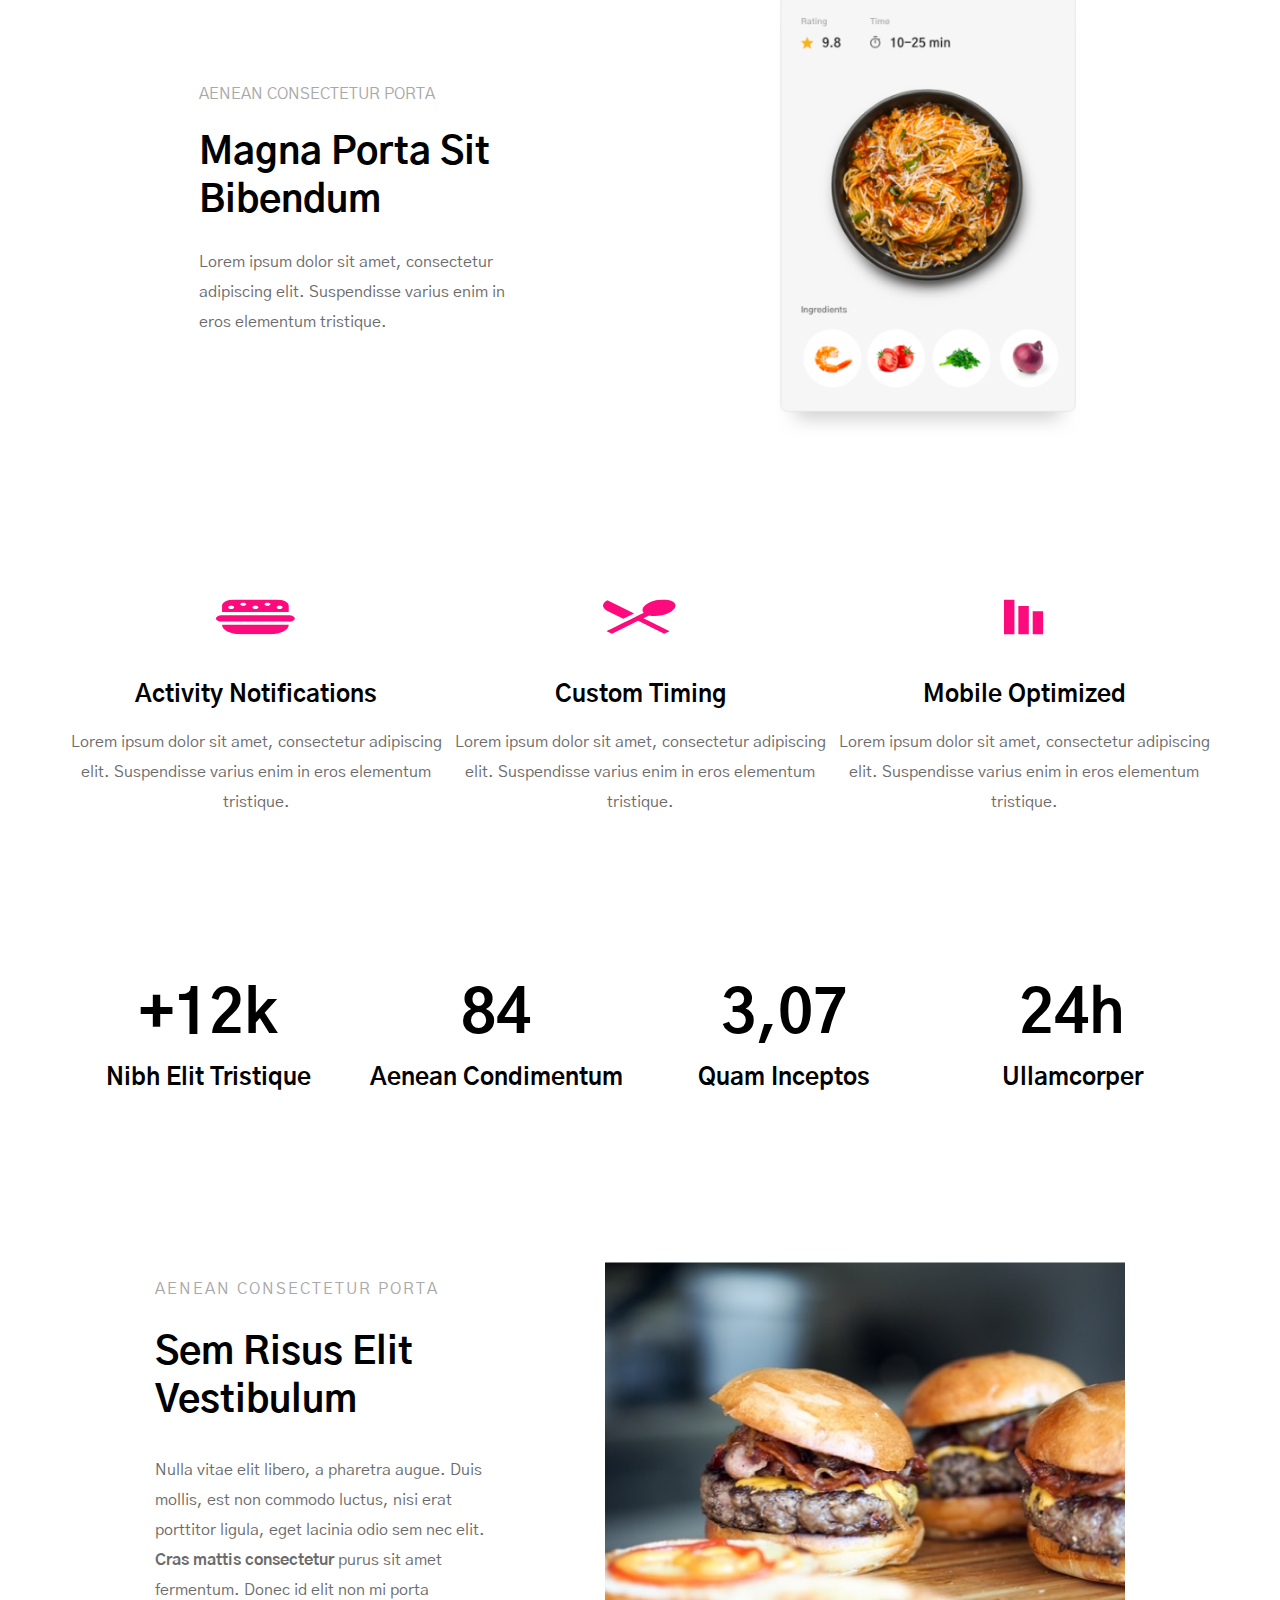
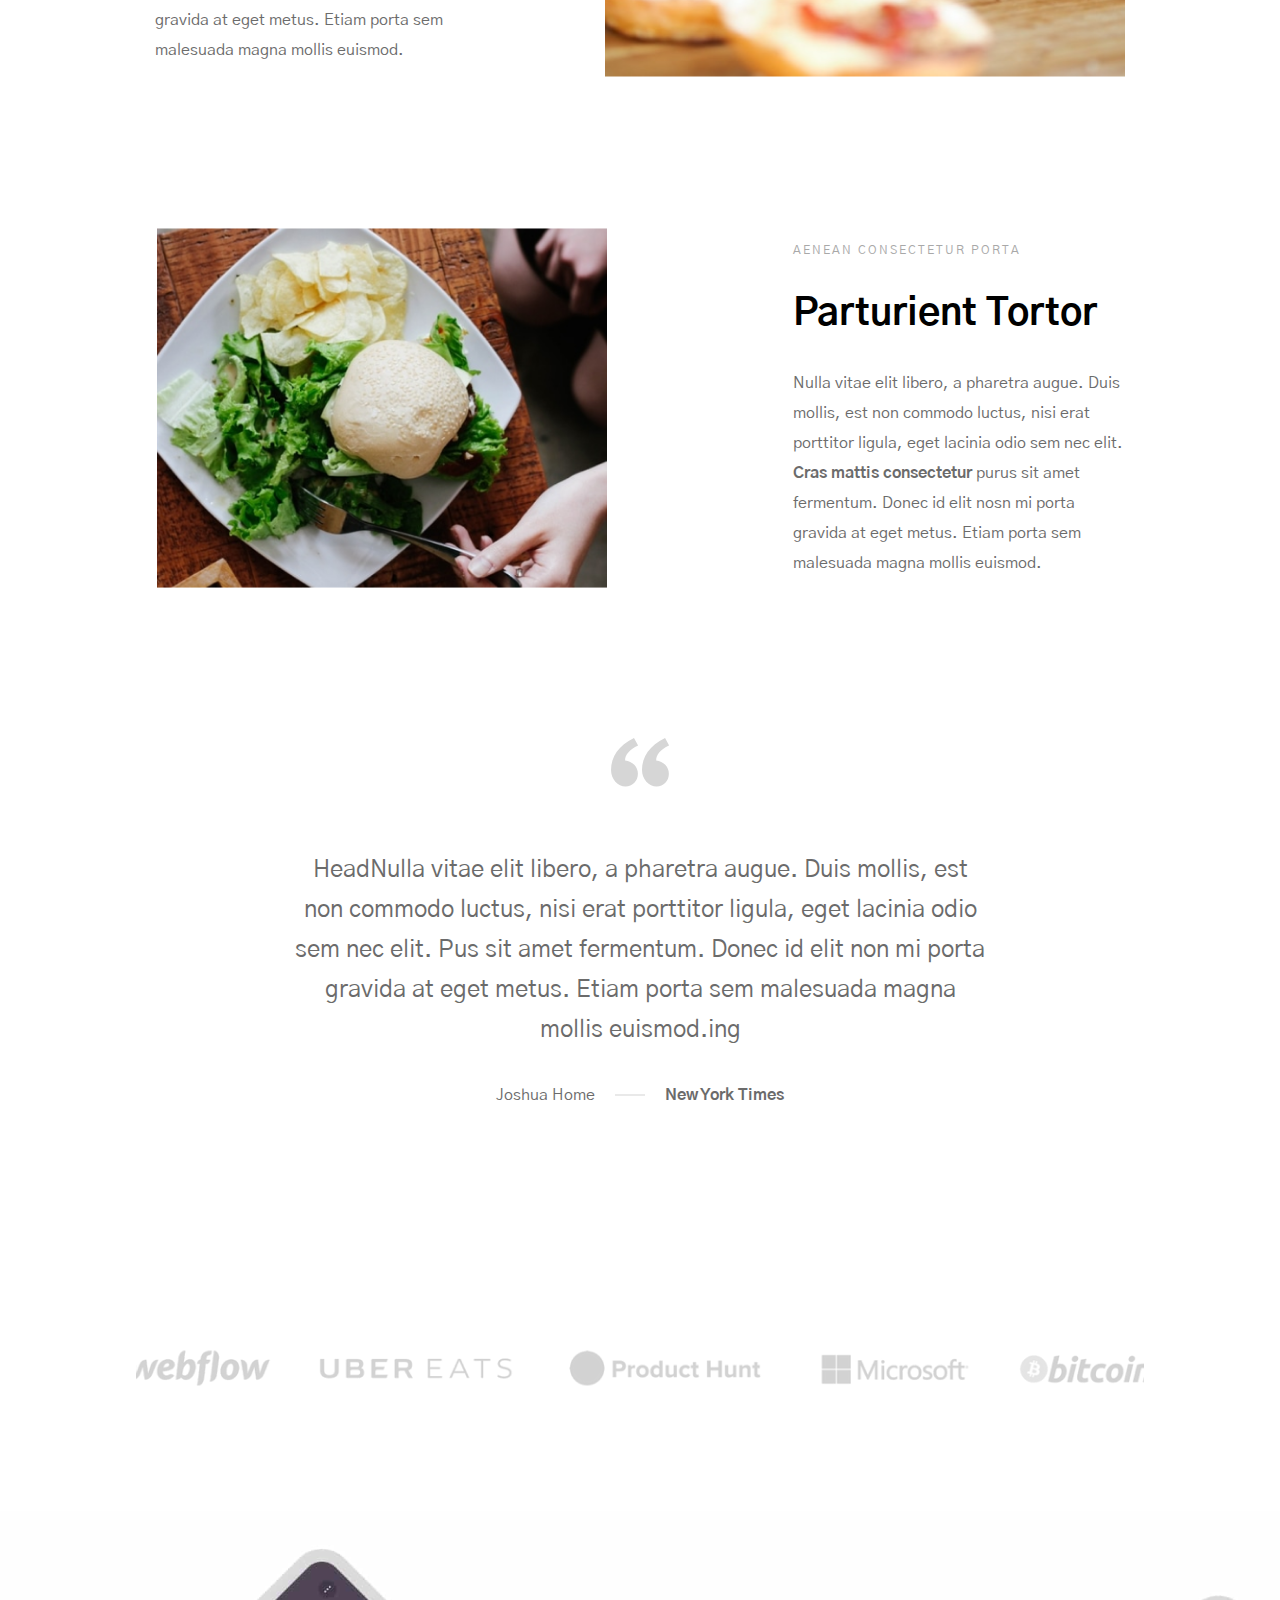
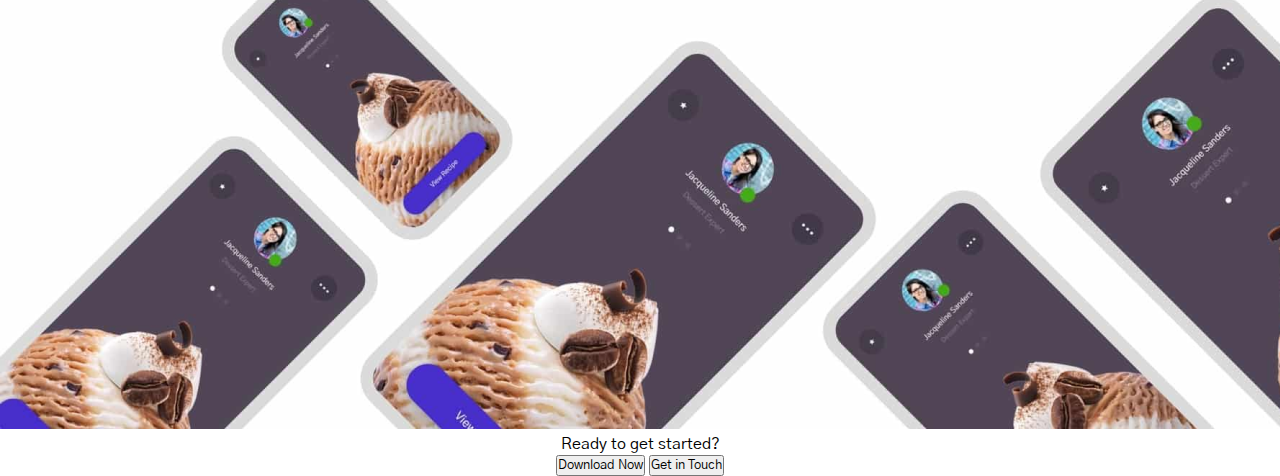
<file: week_2/lesson_2/macket/index.html>
<!DOCTYPE html>
<html lang="en">
  <head>
    <meta charset="UTF-8" />
    <meta http-equiv="X-UA-Compatible" content="IE=edge" />
    <meta name="viewport" content="width=device-width, initial-scale=1.0" />
    <link rel="preconnect" href="https://fonts.googleapis.com" />
    <link rel="preconnect" href="https://fonts.gstatic.com" crossorigin />
    <link
      href="https://fonts.googleapis.com/css2?family=Gothic+A1&display=swap"
      rel="stylesheet"
    />
    <link rel="stylesheet" href="./style.css" />
    <title>Maket</title>
  </head>
  <body>
    <!-- header start -->
    <header>
      <nav class="container">
        <div>
          <img class="logo" src="./img/IMAGE.svg" alt="logo" />
        </div>
        <div class="links">
          <a href="#">About</a>
          <a href="#">Features</a>
          <a href="#">How To Use</a>
          <a href="#">Download</a>
        </div>
      </nav>
      <div class="desc">
        <h1>Momentum</h1>
        <p>Launch your product — and savor the momentum.</p>
        <button>Get the app</button>
      </div>
      <div class="desc-phone">
        <img src="./img/IMAGE.png" alt="image" />
      </div>
    </header>
    <!-- header end -->
    <!-- section start -->
    <section class="dark-sect">
      <div class="dark-sect__text">
        <span> Aenean Consectetur Porta </span>
        <p>Nullam quis risus eget urna mollis ornare vel eu leo.</p>
      </div>
      <div class="dark-sect__img">
        <img src="./img/IMAGEdesktop.png" alt="desctop" />
      </div>
    </section>
    <div class="container">
      <div class="orders">
        <div class="first__order">
          <div class="first__order_left">
            <span>Aenean Consectetur</span>
            <h3>Cay sociis nato que penatibus et</h3>
            <p>
              Lorem ipsum dolor sit amet, consectetur adipiscing elit.
              Suspendisse varius enim in eros elementum tristique.
            </p>
          </div>
          <div class="first__order_right">
            <img src="./img/IMAGEmobile-1.png" alt="" />
          </div>
        </div>
        <div class="first__order">
          <div class="first__order_left">
            <img src="./img/IMAGE (1).png" alt="" />
          </div>
          <div class="first__order_right">
            <span>ConsectUltricies</span>
            <h3>Amet Ipsum</h3>
            <p>
              Lorem ipsum dolor sit amet, consectetur adipiscing elit.
              Suspendisse varius enim in eros elementum tristique.
            </p>
          </div>
        </div>
        <div class="first__order">
          <div class="first__order_left">
            <span>Aenean Consectetur Porta</span>
            <h3>Magna Porta Sit Bibendum</h3>
            <p>
              Lorem ipsum dolor sit amet, consectetur adipiscing elit.
              Suspendisse varius enim in eros elementum tristique.
            </p>
          </div>
          <div class="first__order_right">
            <img src="./img/IMAGE (2).png" alt="" />
          </div>
        </div>
        <div class="order__items">
          <div class="order__item">
            <img src="./img/IMAGE (1).svg" alt="" />
            <h2>Activity Notifications</h2>
            <p>
              Lorem ipsum dolor sit amet, consectetur adipiscing elit.
              Suspendisse varius enim in eros elementum tristique.
            </p>
          </div>
          <div class="order__item">
            <img src="./img/IMAGE (2).svg" alt="" />
            <h2>Custom Timing</h2>
            <p>
              Lorem ipsum dolor sit amet, consectetur adipiscing elit.
              Suspendisse varius enim in eros elementum tristique.
            </p>
          </div>
          <div class="order__item">
            <img src="./img/IMAGE (3).svg" alt="" />
            <h2>Mobile Optimized</h2>
            <p>
              Lorem ipsum dolor sit amet, consectetur adipiscing elit.
              Suspendisse varius enim in eros elementum tristique.
            </p>
          </div>
        </div>
        <div class="order__times">
          <div class="order__time">
            <h1>+12k</h1>
            <h2>Nibh Elit Tristique</h2>
          </div>
          <div class="order__time">
            <h1>84</h1>
            <h2>Aenean Condimentum</h2>
          </div>
          <div class="order__time">
            <h1>3,07</h1>
            <h2>Quam Inceptos</h2>
          </div>
          <div class="order__time">
            <h1>24h</h1>
            <h2>Ullamcorper</h2>
          </div>
        </div>
        <div class="second__order">
          <div class="second__order_left">
            <span>Aenean Consectetur Porta</span>
            <h3>Sem Risus Elit Vestibulum</h3>
            <p>
              Nulla vitae elit libero, a pharetra augue. Duis <br />
              mollis, est non commodo luctus, nisi erat <br />
              porttitor ligula, eget lacinia odio sem nec elit. <br />
              <strong>Cras mattis consectetur</strong>
              purus sit amet <br />
              fermentum. Donec id elit non mi porta <br />
              gravida at eget metus. Etiam porta sem <br />
              malesuada magna mollis euismod.
            </p>
          </div>
          <div class="second__order_right">
            <img src="./img/IMAGE (4).png" alt="" />
          </div>
        </div>
        <div class="second__order_1">
          <div class="second__order_left">
            <img src="./img/IMAGEsdf.png" alt="" />
          </div>
          <div class="second__order_right">
            <span>Aenean Consectetur Porta</span>
            <h3>Parturient Tortor</h3>
            <p>
              Nulla vitae elit libero, a pharetra augue. Duis <br />
              mollis, est non commodo luctus, nisi erat <br />
              porttitor ligula, eget lacinia odio sem nec elit. <br />
              <strong>Cras mattis consectetur</strong> purus sit amet <br />
              fermentum. Donec id elit nosn mi porta <br />
              gravida at eget metus. Etiam porta sem <br />
              malesuada magna mollis euismod.
            </p>
          </div>
        </div>
      </div>
      <div class="third__block">
        <div class="third__block_up">
          <img src="./img/IMAGE (4).svg" alt="" />
          <p>
            HeadNulla vitae elit libero, a pharetra augue. Duis mollis, est
            <br />
            non commodo luctus, nisi erat porttitor ligula, eget lacinia odio
            <br />
            sem nec elit. Pus sit amet fermentum. Donec id elit non mi porta
            <br />
            gravida at eget metus. Etiam porta sem malesuada magna <br />
            mollis euismod.ing
          </p>
          <div class="third__block_up_footer">
            <span>Joshua Home</span>
            <img src="./img/Rectangle.svg" alt="" />
            <strong><span>New York Times</span></strong>
          </div>
        </div>
        <div class="third__block_down">
          <img src="./img/IMAGE (5).png" alt="" />
        </div>
      </div>
    </div>
    <div class="forth__block">
      <img src="./img/IMAGEphones.png" alt="" />

      <div class="forth__block_down">
        <p>Ready to get started?</p>
        <button>Download Now</button>
        <button>Get in Touch</button>
      </div>
    </div>
  </body>
</html>
</file>
<file: week_1/lesson_3/css/style.css>
/* селекторы в css */
/* селектор для всех элементов html */
* {
    color: red;
}

/* селектор по тегу */
div {
    /* background-color: aqua; */
    border: 1px solid black;
    width: 100px;
    height: 100px;
    /* margin: 50px; */
    /* margin-top: 10px;
    margin-left: 10px;
    margin-bottom: 15px; */
    /* margin: 10px 20px; */
    /* margin: 5px 10px 20px; */
    margin: 10px 20px 30px 40px;
    /* padding: 15px 10px; */
/* padding: 10px 15px 5px; */
/* padding: 10px 20px 30px 40px; */
text-align: center;
}

/* селектор по классу */
.block {
    background-color: burlywood !important;
}

/* селектор по id */
#block-1 {
    background-color: darkgray;
}

/* ============================== */
a {
text-decoration: none;
}

.inp {
    padding: 5px;
    border: 1px solid gray;
    border-radius: 10px;
    letter-spacing: 3px;
}
</file>
<file: week_1/lesson_4/style.css>
@import url("https://fonts.googleapis.com/css2?family=Inter:wght@400;600&display=swap");

* {
  padding: 0;
  margin: 0;
  border-style: border-box;
  font-family: "Inter", sans-serif;
}

.container {
  max-width: 1100px;
  margin: 0 auto;
}

.header {
  height: 50px;
  margin-top: 50px;
  display: flex;
  justify-content: space-between;
  align-items: center;
}

.header__items {
  display: flex;
}

.header__item {
  margin-right: 40px;
  display: flex;
  align-items: center;
}

.header__auth {
  display: flex;
}

.header__auth_login {
  margin-right: 40px;
  display: flex;
  align-items: center;
}

.header__auth_start {
  padding: 20px;
  color: #794cff;
  background-color: #ece6ff;
}

.main {
  display: flex;
  flex-direction: column;
  align-items: center;
  margin-top: 100px;
}

.main__stock {
  padding: 5px 8px 5px 40px;
  background-color: #f2f9eb;
  border-radius: 20px;
  position: relative;
}

.stock__button {
  position: absolute;
  padding: 5px;
  background-color: #81c43b;
  border-radius: 20px;
  color: #fff;
  bottom: 0;
  left: -50px;
}

.main h1 {
  margin: 24px 0;
  text-align: center;
  font-weight: 600;
  font-size: 64px;
}

.main p {
  margin-bottom: 24px;
  color: #4e5a65;
  text-align: center;
}

.main__input input {
  border: 2px solid #e1e5ea;
  width: 319px;
  height: 52px;
  text-align: center;
}

.main__input button {
  background-color: #794cff;
  border: none;
  color: #ffffff;
  width: 164px;
  height: 52px;
}

.main__input button:hover {
  height: 60px;
  width: 170px;
}

.main img {
  margin: 20px 0;
}

.main__company {
  width: 100%;
  margin-top: 20px;
  display: flex;
  justify-content: space-between;
}

.first__section {
  background-color: #fbfafe;
  margin-top: 60px;
  display: flex;
  justify-content: space-between;
  align-items: center;
}

.first__section_item {
  margin-bottom: 26px;
}

.first__section_left {
  margin-right: 120px;
  margin-bottom: 50px;
}

.first__section_item h4 {
  color: #35414b;
  margin-bottom: 10px;
}

.first__section_item p {
  color: #4e5a65;
}

.second__section_items_up {
  display: flex;
  justify-content: space-evenly;
  align-items: center;
  margin-top: 60px;
}

.second__section_items_down {
  display: flex;
  justify-content: space-evenly;
  align-items: center;
  margin-top: 80px;
}
.second__section h1 {
  text-align: center;
  font-weight: 600;
  font-size: 40px;
  line-height: 40px;
  margin-top: 100px;
  color: #35414b;
}

.third__section {
  background: #fbfafe;
  border: 1px solid #f0ebfa;
  margin-top: 100px;
  display: flex;
  justify-content: space-evenly;
}

.third__section_right {
  margin-top: 50px;
}

.third__section_left {
  margin-top: 100px;
}

.third__section_left h1 {
  font-weight: 600;
  font-size: 40px;
  line-height: 48px;
  color: #35414b;
}

.third__section_left p {
  color: #4e5a65;
  margin-top: 30px;
}

.third__section_left button {
  width: 164px;
  height: 60px;
  margin-top: 30px;
  background: #796eff;
  color: white;
  border-radius: 4px;
  border: none;
}

.forth__section {
  margin-top: 100px;
  text-align: center;
}

.forth__section h1 {
  font-weight: 600;
  font-size: 40px;
  line-height: 48px;
  color: #35414b;
}

.forth__section p {
  margin-top: 50px;
  font-weight: 400;
  font-size: 18px;
  line-height: 32px;
  color: #4e5a65;
}

.forth__section_items {
  color: #4e5a65;
  margin-top: 80px;
  display: flex;
  align-items: center;
  justify-content: space-evenly;
}

.forth__section_item {
  display: flex;
  align-items: center;
}

.forth__section_item_right {
  display: flex;
  flex-direction: column;
}

.forth__section_end {
  width: 1110px;
  height: 224px;
  margin-top: 100px;
  margin-left: 210px;
  display: flex;
  justify-content: space-evenly;
  align-items: center;
  background: #796eff;
  color: #fff;
  border-radius: 16px;
}

.footer {
  margin-top: 100px;
  background: #1d2830;
}

.footer__up {
  height: 336px;
  border-bottom: 1px solid #fff;
}

.footer__items {
  display: flex;
  justify-content: space-between;
  padding-top: 50px;
  color: white;
}

.footer__item p {
  margin-top: 25px;
}

.footer__item img {
  margin-top: 25px;
  display: flex;
  flex-direction: column;
}

#footer__item_p {
  font-size: 16px;
  font-weight: 600;
  line-height: 16px;
}

.down {
  height: 80px;
  display: flex;
  justify-content: space-between;
  align-items: center;
  color: #fff;
}

.down img {
  margin-left: 30px;
}
</file>
<file: week_2/lesson_1/style.css>
div {
  background-color: red;
  width: 100px;
  height: 100px;
  color: white;
  margin: 10px;
  font-size: 50px;
  text-align: center;
}

.parent {
  background-color: white;
  border: 3px solid black;
  width: auto;
  height: 400px;
}

.example-1 {
  display: flex;
}

.example-2 {
  display: flex;
  flex-direction: column;
}

.example-3 {
  display: flex;
  flex-direction: row;
}

.example-4 {
  display: flex;
  flex-direction: row-reverse;
}

.example-5 {
  display: flex;
  flex-direction: column-reverse;
}

.example-6 {
  display: flex;
  flex-wrap: wrap;
}

.example-7 {
  display: flex;
  justify-content: space-between;
}

.example-8 {
  display: flex;
  justify-content: space-around;
}

.example-9 {
  display: flex;
  justify-content: space-evenly;
}

.example-10 {
  display: flex;
  justify-content: center;
}

.example-11 {
  display: flex;
  justify-content: center;
  align-items: center;
}

.example-12 {
  display: flex;
  justify-content: flex-end;
  align-items: flex-end;
}

.example-13 {
  display: flex;
}

#third {
  order: -1;
}

#fifth {
  order: -2;
}

#first {
  order: 1;
}

/* day 2 */
.example-14 {
  display: flex;
  flex-direction: column;
  justify-content: space-between;
  align-items: flex-end;
}

.example-15 {
  display: flex;
  justify-content: center;
}

.example-16 {
  display: flex;
  justify-content: flex-end;
  align-items: flex-end;
}

#second {
  align-self: center;
}
</file>
<file: week_2/lesson_3_pseudo/css/style.css>
/* :hover - отрабатывает при наведении */
/* div {
  background-color: red;
  width: 200px;
  height: 200px;
  border: 2px solid black;
  border-radius: 10px;
  color: white;
}

div:hover {
  background-color: yellow;
  transition: 2s;
} */

/* псевдоклассы для ссылок */
/* :visited* */
a:visited {
  color: green;
}
/* :active */
a:active {
  color: black;
}

.block {
  background-color: violet;
  width: 100px;
  height: 100px;
}

.block:active {
  background-color: teal;
}

ul {
  list-style-type: none;
}

/* div {
  background-color: red;
  width: 100px;
  height: 100px;
  margin-bottom: 5px;
  display: flex;
  justify-content: center;
  align-items: center;
} */

li:first-child div {
  background-color: yellow;
}

/* ntn-child */
li:nth-child(2) div {
  background-color: green;
}

/* focus */
input {
  background-color: black;
  border: 2px solid red;
  border-radius: 10px;
  color: red;
}

input:focus {
  background-color: yellow;
  transition: 0.8s;
}

/* not */
.div-1,
.div-2 {
  width: 100px;
  height: 100px;
  background-color: red;
  margin: 5px 0;
  color: white;
  font-size: 20px;
  text-align: center;
}

div:not(.div-2) {
  background-color: yellow;
}

/* valid, invalid */
input:valid {
  background-color: red;
}

input:invalid {
  background-color: red;
}

/* Псевдоэлементы */
h1::before {
  content: "JS27";
}

h1::after {
  content: "JS27";
}

/* selection */
p::selection {
  color: red;
}

/* first-letter, first-line */
h2::first-letter {
  color: red;
  font-size: 50px;
}
p::first-line {
  color: red;
  font-size: 25px;
}
</file>
<file: week_3/lesson_1/css/style.css>
div {
  width: 100px;
  height: 100px;
  background-color: darkred;
  animation-name: animation1, animation2;
  animation-duration: 3s;
  animation-iteration-count: 1;
  animation-delay: 2s;
  animation-iteration-count: 1;
  animation-direction: alternate;
  animation-fill-mode: forwards;
  animation-play-state: paused;
  animation-play-state: running;
  animation-timing-function: cubic-bezier(0.9, 1.96, 0.6, 0.32);
}

@keyframes animation1 {
  0% {
    width: 100px;
    height: 100px;
    background-color: blue;
  }
  50% {
    height: 500px;
  }
  100% {
    width: 300px;
    height: 300px;
    background-color: aquamarine;
  }

  /* from {
    width: 100px;
    height: 100px;
    background-color: blue;
  }
  to {
    width: 300px;
    height: 300px;
    background-color: aquamarine;
  } */
}

@keyframes animation2 {
  from {
    margin-left: 0;
  }
  to {
    margin-left: 500px;
  }
}
</file>
<file: week_3/Lesson_2/css/style.css>
/* .block {
  width: 1200px;
  height: 100px;
  background-color: brown;
} */

* {
  margin: 0;
  padding: 0;
  box-sizing: border-box;
}

/* фиксированная верстка */
/* .block__item {
    width: 100px;
    height: 100px;
    background-color: blue;
  } */

/* резиновая верстка */
/* % - задают значение относительно родителя */
/* .block__item {
    width: 50%;
    height: 10%;
    background-color: chartreuse;
  } */

/* Адаптивная верстка */

/* div {
  width: 200px;
  height: 200px;
  background-color: darkblue;
  color: white;
  margin: 15px;
} */

@media all and (max-width: 1000px) {
  .second {
    display: none;
  }
  .third {
    display: none;
  }
  .fourth {
    display: none;
  }
}

/* em, rem */

/* .parent {
  font-size: 15px;
}

.child {
  font-size: 2rem;
} */

/* Резиновая верстка %, vh, vw, vmin, vmax */
/* vh - viewport heght - % от высоты окна */
.container1 {
  width: 100%;
  border: 2px solid red;
  height: 100vh;
  display: flex;
  justify-content: space-between;
}

.block1 {
  width: 10%;
  height: 100vmax;
  background-color: aqua;
}

.block2 {
  width: 50vmin;
  height: 100%;
  background-color: blue;
}

.block3 {
  width: 45%;
  background-color: brown;
  height: 100%;
}

.container {
  min-width: 1000px;
  border: 4px solid rgb(240, 80, 80);
  margin: 0 auto;
  display: flex;
  flex-wrap: wrap;
}

.block {
  min-width: 200px;
  height: 200px;
}

.block:nth-child(even) {
  background-color: yellow;
}

.block:nth-child(odd) {
  background-color: green;
}

@media all and (max-width: 600px) {
  .block {
    color: white;
    min-width: 10%;
  }
}
</file>
<file: week_2/lesson_2/macket/style.css>
* {
  margin: 0;
  padding: 0;
  box-sizing: border-box;
  font-family: "Gothic A1", sans-serif;
}

header {
  background: linear-gradient(
      287.15deg,
      #450e4b 0%,
      #3c0c41 24.48%,
      rgba(207, 0, 99, 0) 100%
    ),
    #cf0063;
  height: 800px;
}

.container {
  max-width: 1152px;
  margin: 0 auto;
}

nav {
  display: flex;
  justify-content: space-between;
  padding: 30px 0;
}

.links a {
  color: white;
  text-decoration: none;
}

.links {
  width: 382px;
  display: flex;
  justify-content: space-between;
  align-items: center;
}

.logo {
  width: 120px;
}

.desc {
  height: 242px;
  display: flex;
  flex-direction: column;
  align-items: center;
  justify-content: space-evenly;
  color: white;
}

.desc button {
  height: 66px;
  width: 170px;
  border: 0;
  background: #fc0a7e;
  color: white;
}

.desc h1 {
  font-size: 80px;
}

.desc p {
  font-size: 30px;
}

.desc-phone {
  display: flex;
  justify-content: center;
}

.desc-phone img {
  margin: 44px 90px 30px 0;
  /*  margin-right: 90px;
  margin-top: 44px;
  margin-bottom: 30px; */
}

.dark-sect {
  height: 957px;
  background-color: #1b1b1b;
  color: #ffffff;
  display: flex;
  flex-direction: column;
  justify-content: space-between;
}

.dark-sect__text {
  display: flex;
  flex-direction: column;
  justify-content: space-evenly;
  height: 221px;
  align-items: center;
}

.dark-sect__img {
  display: flex;
  justify-content: center;
}

.dark-sect__text span {
  font-size: 12px;
  line-height: 20px;
  text-align: center;
  letter-spacing: 2px;
  text-transform: uppercase;
  color: #a8a8a8;
}

.dark-sect__text p {
  font-size: 38px;
  line-height: 48px;
  width: 607px;
  text-align: center;
}
/* main start */
/* orders start */
.first__order {
  display: flex;
  justify-content: space-around;
  margin: 160px 0;
}

.first__order span {
  text-transform: uppercase;
  color: #a8a8a8;
}

.first__order p {
  color: #6b6b6b;
  line-height: 30px;
}

.first__order_left {
  width: 306px;
  display: flex;
  flex-direction: column;
  justify-content: center;
}

.first__order_left > h3 {
  font-size: 38px;
  line-height: 48px;
  margin: 25px 0 22px;
}

.first__order_right {
  width: 306px;
  display: flex;
  flex-direction: column;
  justify-content: center;
}

.first__order_right > h3 {
  font-size: 38px;
  line-height: 48px;
  margin: 25px 0 22px;
}

.order__items {
  display: flex;
  justify-content: space-between;
  text-align: center;
  margin: 160px 0;
}

.order__item {
  width: 432px;
  height: 209px;
}

.order__item h2 {
  margin: 40px 0 17px;
}

.order__item p {
  line-height: 30px;
  color: #6b6b6b;
}

.order__times {
  display: flex;
  justify-content: space-between;
  text-align: center;
}

.order__time {
  width: 324px;
  height: 134px;
}

.order__time h1 {
  font-size: 60px;
  margin: 10px 0;
}

.second__order {
  margin: 160px 0;
  display: flex;
  justify-content: center;
  align-items: center;
}

.second__order img {
  width: 520px;
  height: 415px;
}

.second__order_left {
  width: 450px;
  display: flex;
  flex-direction: column;
  justify-content: center;
}

.second__order_left span {
  letter-spacing: 2px;
  text-transform: uppercase;
  color: #a8a8a8;
}
.second__order_left h3 {
  width: 258px;
  height: 96px;
  margin: 30px 0;
  font-size: 38px;
  line-height: 48px;
}

.second__order_left p {
  width: 380px;
  height: 210px;
  font-size: 16px;
  line-height: 30px;
  color: #6b6b6b;
}

.second__order_right h3 {
  width: 304px;
  height: 48px;
  margin: 30px 0;
  font-size: 38px;
  line-height: 48px;
}

.second__order_1 {
  height: 333px;
  margin: 160px 0;
  display: flex;
  justify-content: space-around;
  align-items: center;
}

.second__order_right span {
  font-size: 12px;
  line-height: 20px;
  letter-spacing: 2px;
  text-transform: uppercase;
  color: #a8a8a8;
}

.second__order_right p {
  font-size: 16px;
  line-height: 30px;
  color: #6b6b6b;
}

.third__block {
  color: #6b6b6b;
  text-align: center;
}

.third__block_up {
  display: flex;
  flex-direction: column;
  align-items: center;
}

.third__block_up_footer {
  display: flex;
}
.third__block_up span {
  font-size: 16px;
  line-height: 30px;
}

.third__block_up img {
  margin: 0 20px 0;
}

.third__block_up p {
  margin: 60px 0 30px;
  font-size: 24px;
  line-height: 40px;
}

.third__block_down {
  margin: 240px 0 120px;
}

.forth__block {
  text-align: center;
}
</file>
